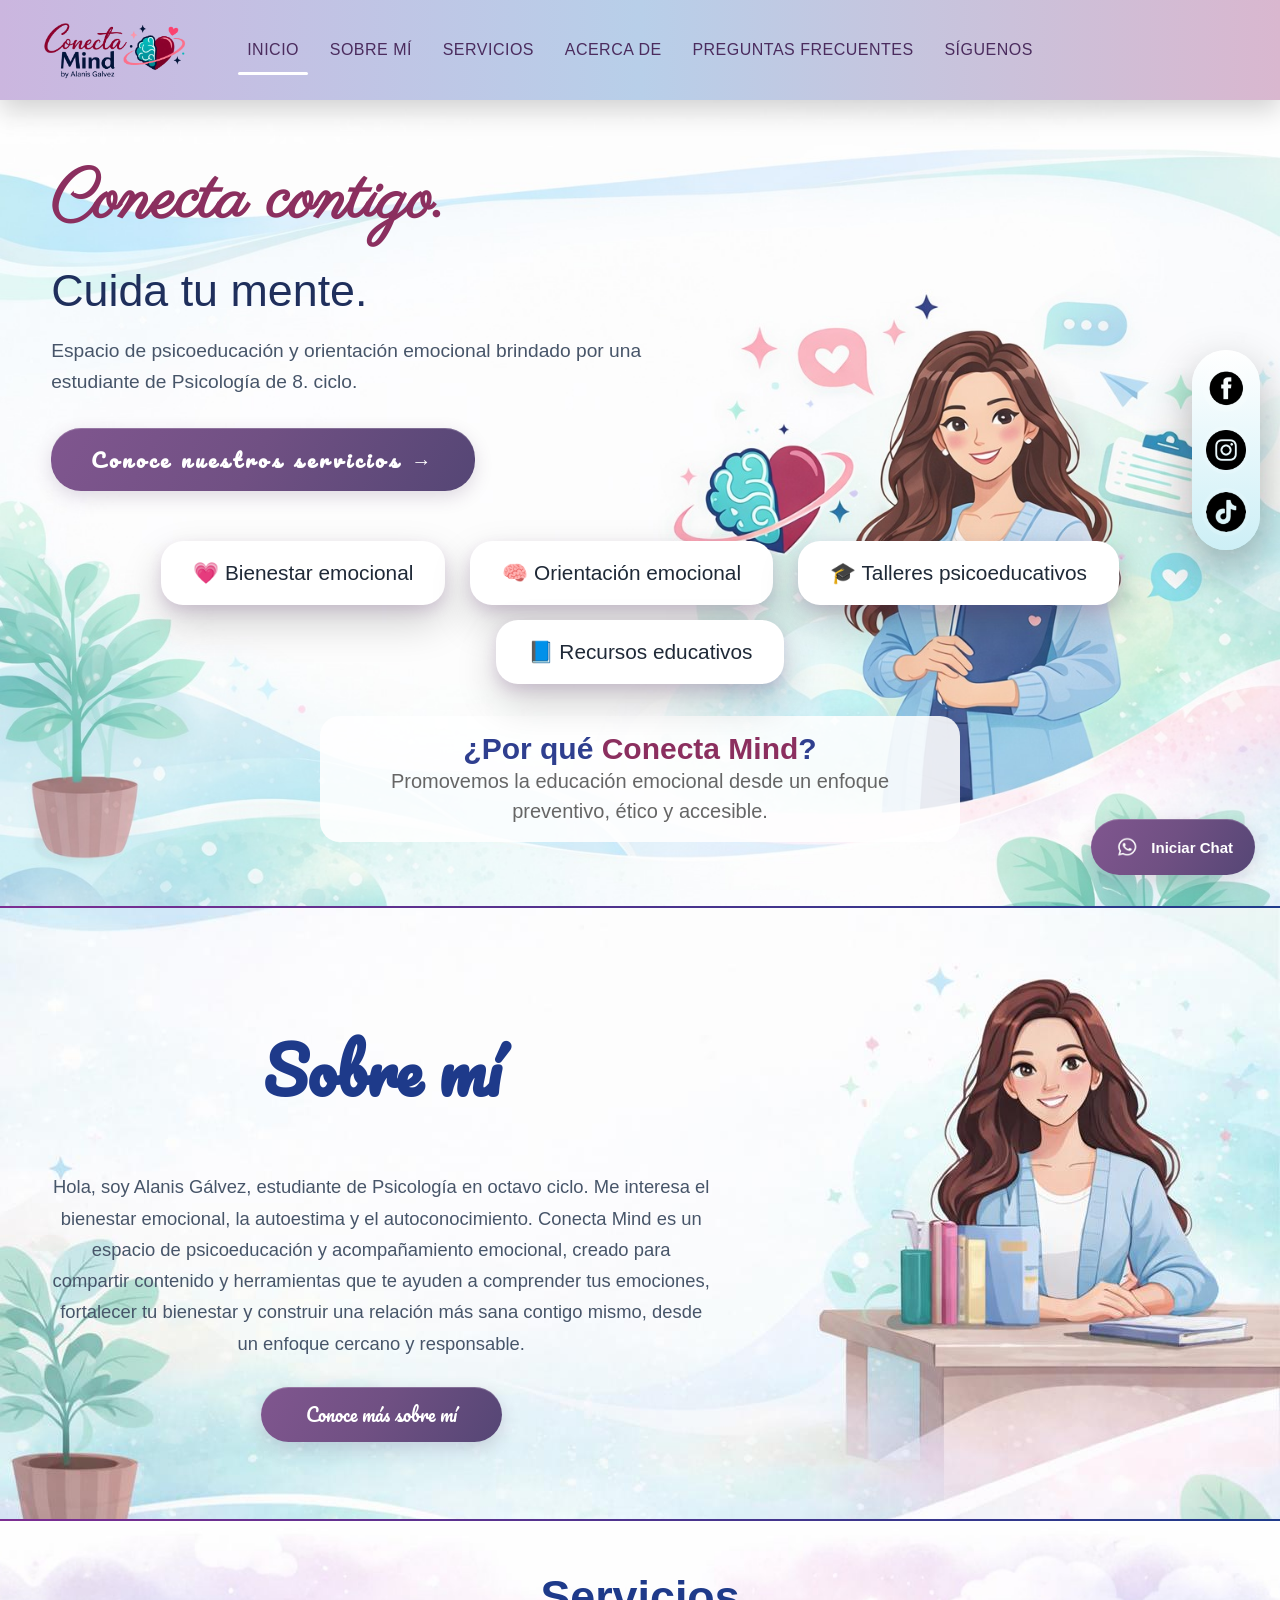
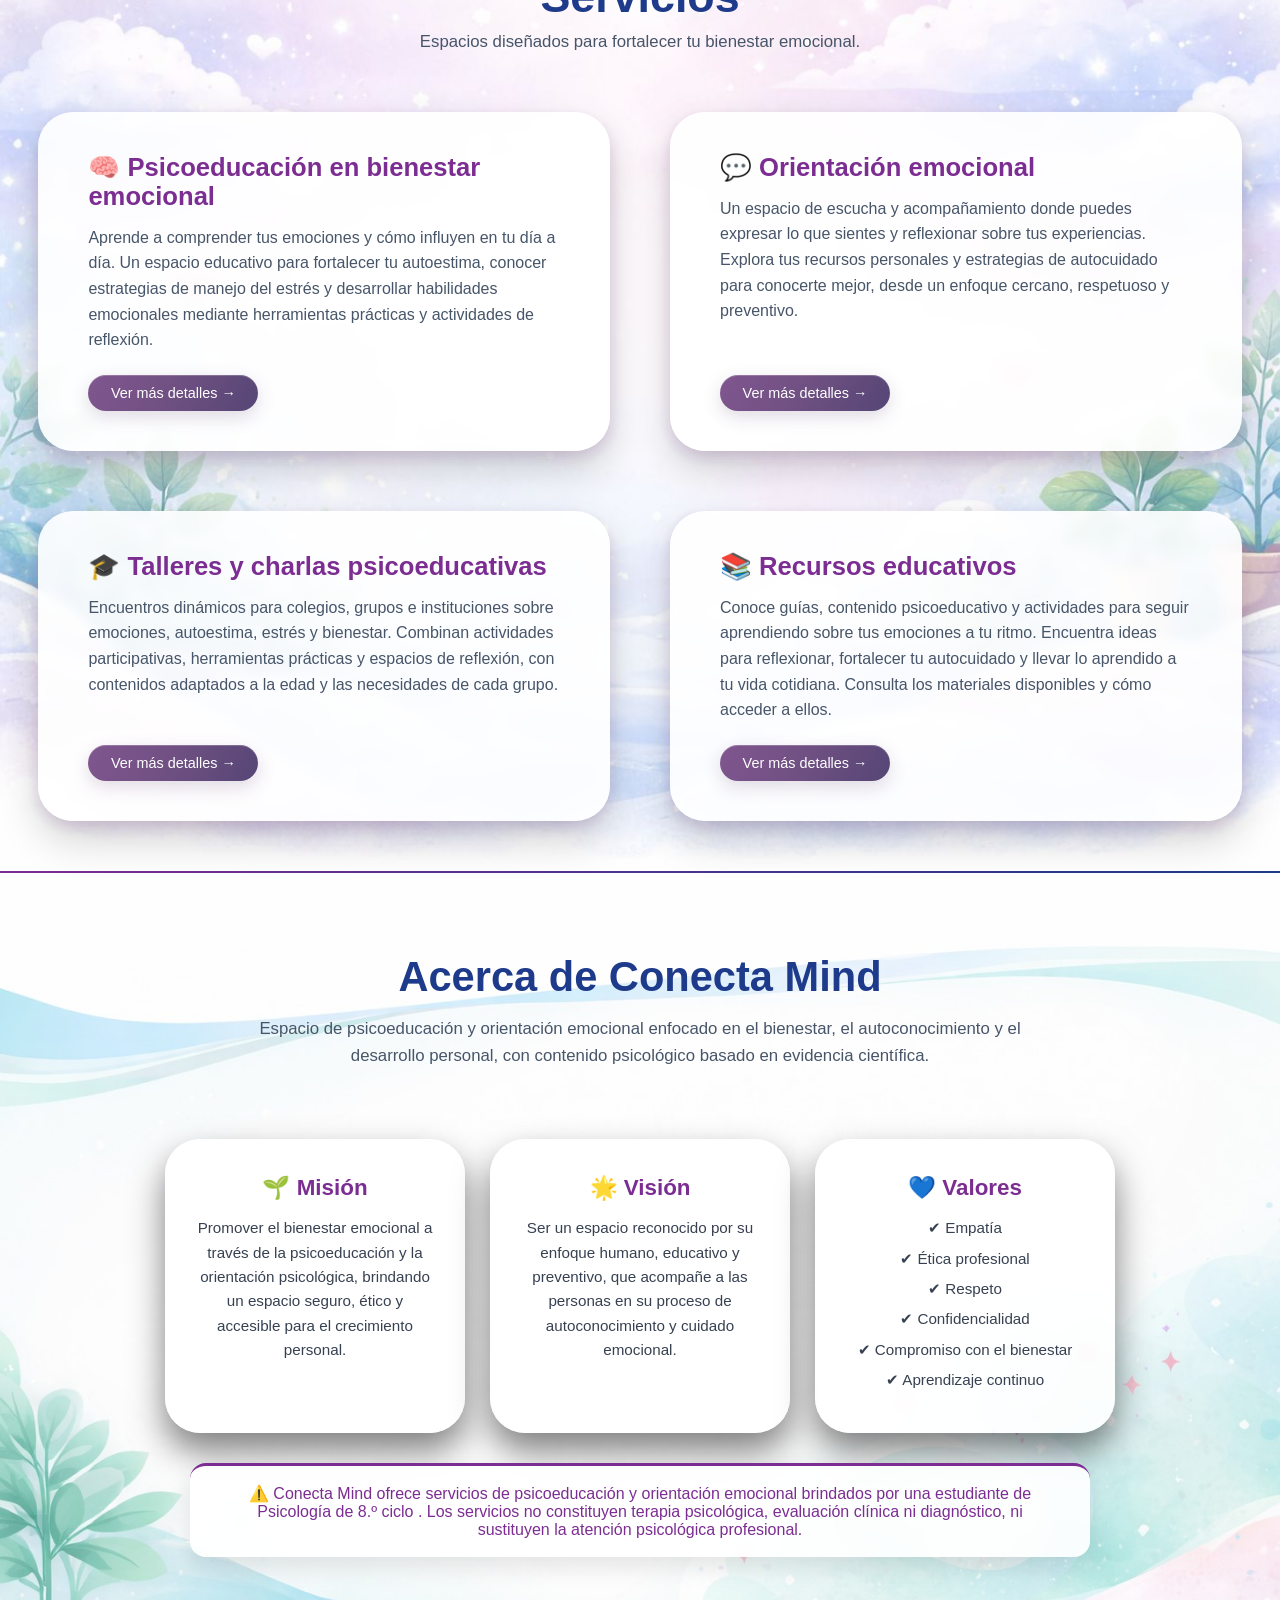
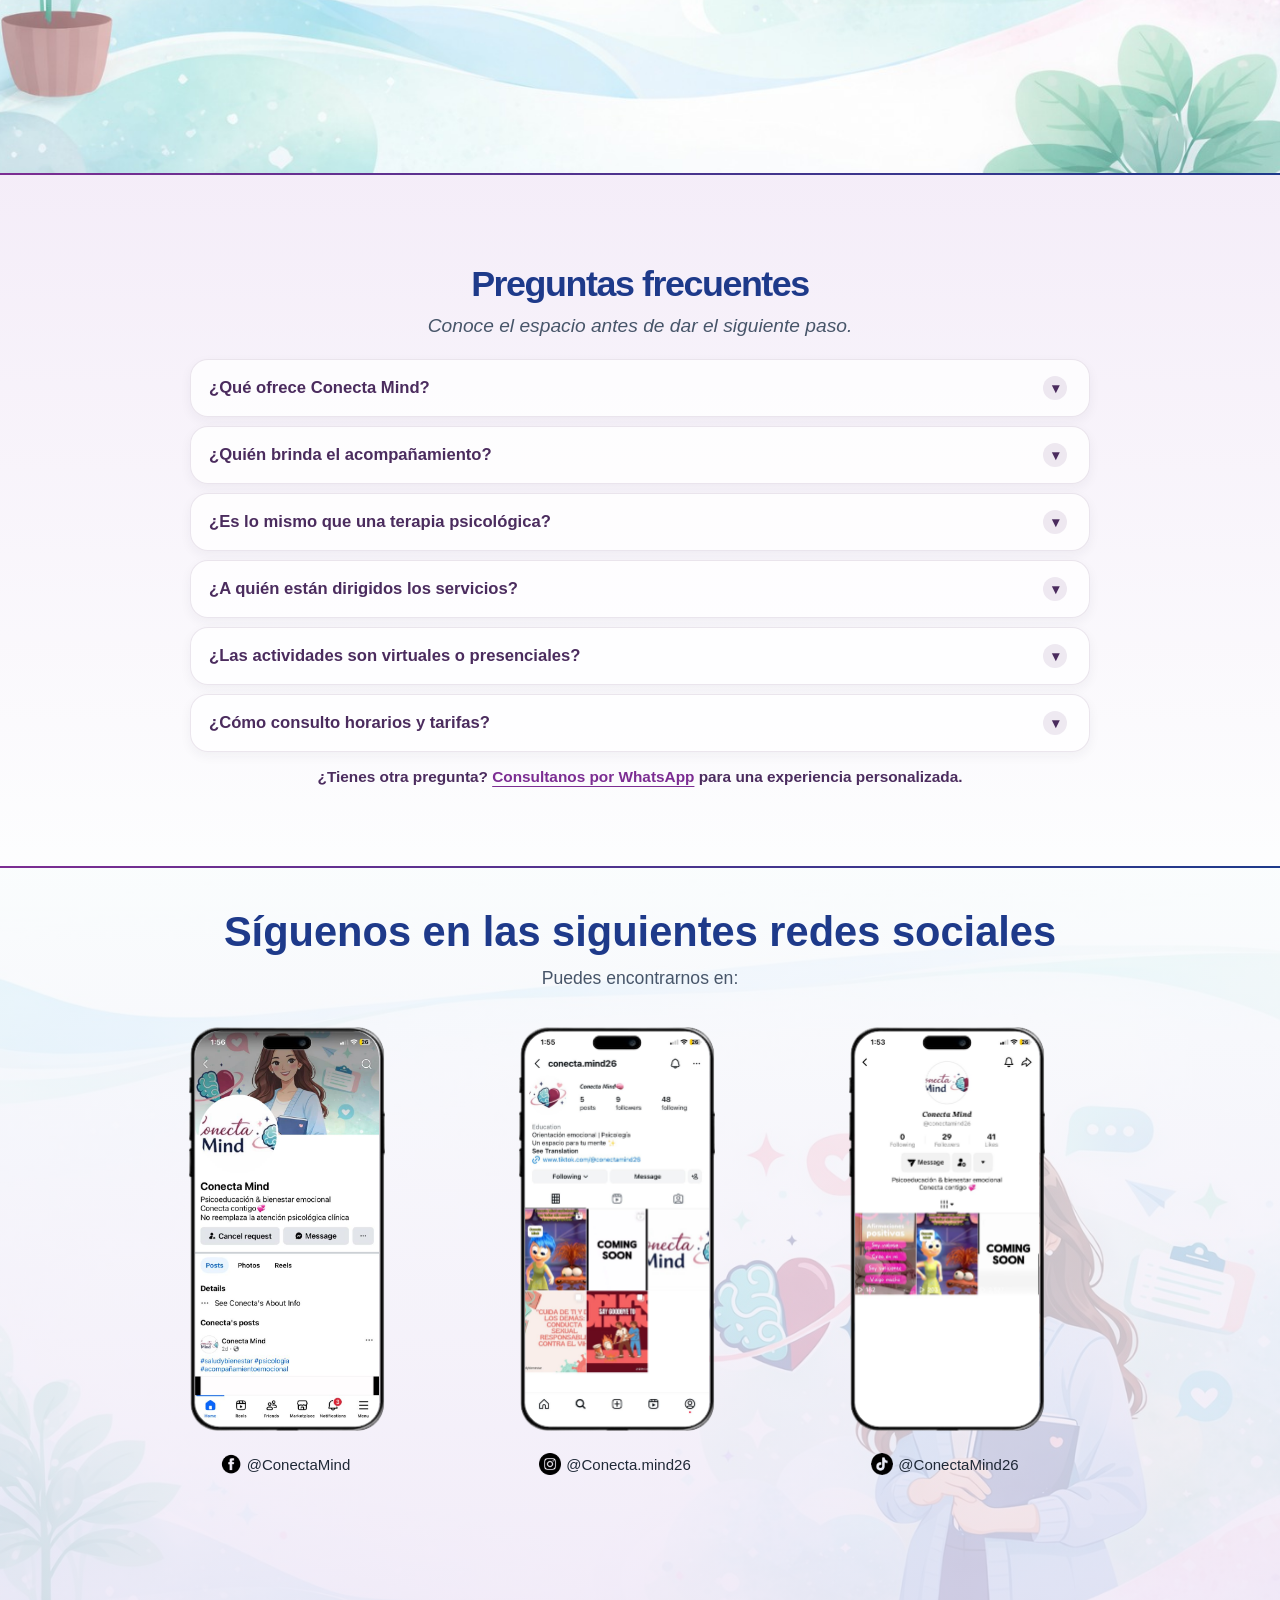
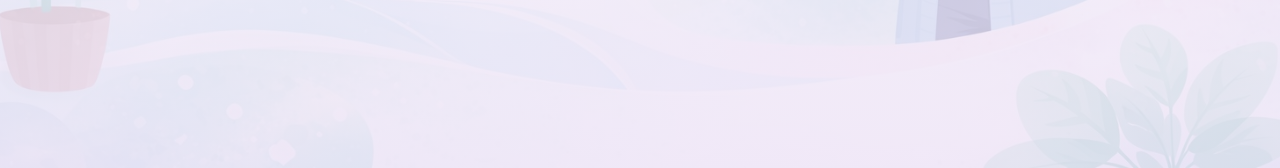
<file: index.html>
<!DOCTYPE html>
<html lang="es">
<head>
    <meta charset="UTF-8">
    <title>Conecta Mind</title>
    <meta name="viewport" content="width=device-width, initial-scale=1.0">
    <link rel="icon" type="image/png" href="assets/images/logo-transparente.png">
    <link rel="stylesheet" href="assets/css/main.css">
</head>
<body>

<!-- NAVBAR -->
<nav class="navbar">
    <div class="nav-left">
        <img src="assets/images/logo-transparente.png" class="logo-circle" alt="Conecta Mind">
    </div>

    <button class="nav-toggle" type="button" aria-expanded="false" aria-controls="primary-navigation" aria-label="Abrir men&uacute;"><span aria-hidden="true">&#9776;</span> Men&uacute;</button>
    <ul class="nav-center" id="primary-navigation">
        <li><a href="#inicio" class="nav-link">INICIO</a></li>  
        <li><a href="#sobre-mi" class="nav-link">SOBRE MÍ</a></li>
        <li><a href="#servicios" class="nav-link">SERVICIOS</a></li>
        <li><a href="#acerca" class="nav-link">ACERCA DE</a></li>
        <li><a href="#preguntas-frecuentes" class="nav-link">PREGUNTAS FRECUENTES</a></li>
        <li><a href="#contactame" class="nav-link">SÍGUENOS</a></li>
    </ul>
</nav>


<!-- HERO -->
<section id="inicio" class="hero-bg">
    <div class="hero-container">

        <div class="hero-text">
            <h1>
                <span class="titulo-manuscrito">Conecta contigo.</span><br>
                <span>Cuida tu mente.</span>
            </h1>

            <p>
                Espacio de psicoeducación y orientación emocional brindado por una estudiante
                de Psicología de 8. ciclo.
            </p>

            <a href="#servicios" class="btn-servicios">
                Conoce nuestros servicios →
            </a>
        </div>

    </div>

    <div class="hero-cards">
        <div class="mini-card">💗 Bienestar emocional</div>
        <div class="mini-card">🧠 Orientación emocional</div>
        <div class="mini-card">🎓 Talleres psicoeducativos</div>
        <div class="mini-card">📘 Recursos educativos</div>
    </div>

    <div class="hero-porque-texto">
        <h3>¿Por qué <span>Conecta Mind</span>?</h3>
        <p>
        Promovemos la educación emocional desde un enfoque
        preventivo, ético y accesible.
        </p>
    </div>
</section>

<div class="section-divider"></div>

<!-- SOBRE MI -->
<section id="sobre-mi" class="section-bg">
    <div class="section-content">

        <div class="about-text">
            <h2>Sobre mí</h2>

            <p>
                Hola, soy Alanis Gálvez, estudiante de Psicología en octavo ciclo. Me interesa el bienestar emocional, la autoestima y el autoconocimiento.
                Conecta Mind es un espacio de psicoeducación y acompañamiento emocional, creado para compartir contenido y herramientas que te ayuden a comprender tus
                emociones, fortalecer tu bienestar y construir una relación más sana contigo mismo, desde un enfoque cercano y responsable.
            </p>

             <button class="btn-sobre-mi">Conoce más sobre mí</button>

        </div>

    </div>
</section>

<div class="section-divider"></div>

<!-- SERVICIOS -->
<section id="servicios" class="servicios">
    <div class="servicios-container">

        <h2 class="section-title">Servicios</h2>
        <p class="section-subtitle">
            Espacios diseñados para fortalecer tu bienestar emocional.
        </p>

        <div class="servicios-cards">

            <div class="servicio-card">
                <h3>🧠 Psicoeducación en bienestar emocional</h3>
                <p>Aprende a comprender tus emociones y cómo influyen en tu día a día. Un espacio educativo para fortalecer tu autoestima, conocer estrategias de manejo del estrés y desarrollar habilidades emocionales mediante herramientas prácticas y actividades de reflexión.</p>
                <div class="servicio-acciones">
                    <a href="servicios.html#servicios-inicio" class="servicio-boton">Ver más detalles →</a>
                </div>
            </div>

            <div class="servicio-card">
                <h3>💬 Orientación emocional</h3>
                <p>Un espacio de escucha y acompañamiento donde puedes expresar lo que sientes y reflexionar sobre tus experiencias. Explora tus recursos personales y estrategias de autocuidado para conocerte mejor, desde un enfoque cercano, respetuoso y preventivo.</p>
                <div class="servicio-acciones">
                    <a href="servicios.html#servicios-inicio" class="servicio-boton">Ver más detalles →</a>
                </div>
            </div>

            <div class="servicio-card">
                <h3>🎓 Talleres y charlas psicoeducativas</h3>
                <p>Encuentros dinámicos para colegios, grupos e instituciones sobre emociones, autoestima, estrés y bienestar. Combinan actividades participativas, herramientas prácticas y espacios de reflexión, con contenidos adaptados a la edad y las necesidades de cada grupo.</p>
                <div class="servicio-acciones">
                    <a href="servicios.html#servicios-inicio" class="servicio-boton">Ver más detalles →</a>
                </div>
            </div>

            <div class="servicio-card">
                <h3>📚 Recursos educativos</h3>
                <p>Conoce guías, contenido psicoeducativo y actividades para seguir aprendiendo sobre tus emociones a tu ritmo. Encuentra ideas para reflexionar, fortalecer tu autocuidado y llevar lo aprendido a tu vida cotidiana. Consulta los materiales disponibles y cómo acceder a ellos.</p>
                <div class="servicio-acciones">
                    <a href="servicios.html#servicios-inicio" class="servicio-boton">Ver más detalles →</a>
                </div>
            </div>

        </div>
    </div>
</section>

<div class="section-divider"></div>

<!-- ACERCA DE -->
<section id="acerca" class="acerca-bg">
    <div class="acerca-container">

    <h2 class="acerca-title">Acerca de Conecta Mind</h2>

    <p class="acerca-subtitle">
        Espacio de psicoeducación y orientación emocional enfocado en el bienestar,
        el autoconocimiento y el desarrollo personal, con contenido psicológico
        basado en evidencia científica.
    </p>

    <div class="about-cards">

        <div class="about-card">
            <h3>🌱 Misión</h3>
            <p>
                Promover el bienestar emocional a través de la psicoeducación y la
                orientación psicológica, brindando un espacio seguro, ético y
                accesible para el crecimiento personal.
            </p>
        </div>

        <div class="about-card">
            <h3>🌟 Visión</h3>
            <p>
                Ser un espacio reconocido por su enfoque humano, educativo y
                preventivo, que acompañe a las personas en su proceso de
                autoconocimiento y cuidado emocional.
            </p>
        </div>

        <div class="about-card">
            <h3>💙 Valores</h3>
            <ul>
                <li>✔ Empatía</li>
                <li>✔ Ética profesional</li>
                <li>✔ Respeto</li>
                <li>✔ Confidencialidad</li>
                <li>✔ Compromiso con el bienestar</li>
                <li>✔ Aprendizaje continuo</li>
            </ul>
        </div>
    </div>

    <!-- FILA 2: NOTA (ABAJO, CENTRADA) -->
    <div class="nota-importante">
    ⚠️ Conecta Mind ofrece servicios de psicoeducación y orientación emocional brindados por una estudiante de Psicología de 8.º ciclo
            . Los servicios no constituyen terapia psicológica, evaluación clínica ni diagnóstico,
             ni sustituyen la atención psicológica profesional.
</div>
    </div>
</section>

<div class="section-divider"></div>

<section class="faq-section" id="preguntas-frecuentes" aria-labelledby="faq-title">
    <div class="contenido-acotado">
        <h2 id="faq-title">Preguntas frecuentes</h2>
        <p class="section-subtitle">Conoce el espacio antes de dar el siguiente paso.</p>

        <div class="faq-list">
            <details>
                <summary>&iquest;Qu&eacute; ofrece Conecta Mind?</summary>
                <p>Ofrece psicoeducaci&oacute;n, orientaci&oacute;n emocional, talleres y actividades para conocer las emociones y fortalecer el autocuidado.</p>
            </details>
            <details>
                <summary>&iquest;Qui&eacute;n brinda el acompa&ntilde;amiento?</summary>
                <p>Alanis G&aacute;lvez, estudiante de Psicolog&iacute;a de octavo ciclo. El alcance del espacio es educativo y preventivo.</p>
            </details>
            <details>
                <summary>&iquest;Es lo mismo que una terapia psicol&oacute;gica?</summary>
                <p>No. Estos servicios no incluyen psicoterapia, evaluaci&oacute;n cl&iacute;nica ni diagn&oacute;stico y no sustituyen la atenci&oacute;n de un profesional de Psicolog&iacute;a.</p>
            </details>
            <details>
                <summary>&iquest;A qui&eacute;n est&aacute;n dirigidos los servicios?</summary>
                <p>A personas interesadas en su bienestar emocional y a grupos, colegios, academias e instituciones que quieran fortalecer habilidades emocionales.</p>
            </details>
            <details>
                <summary>&iquest;Las actividades son virtuales o presenciales?</summary>
                <p>Depende del servicio y la ubicaci&oacute;n. Escribinos para confirmar la modalidad disponible antes de coordinar una actividad.</p>
            </details>
            <details>
                <summary>&iquest;C&oacute;mo consulto horarios y tarifas?</summary>
                <p>Puedes escribirnos por WhatsApp para conocer disponibilidad, modalidad y detalles de cada servicio.</p>
            </details>
        </div>

        <p class="faq-contacto">
            &iquest;Tienes otra pregunta? <a href="https://wa.me/51902638762" target="_blank" rel="noopener noreferrer">Consultanos por WhatsApp</a> para una experiencia personalizada.
        </p>
    </div>
</section>

<div class="section-divider"></div>
<!-- CONTACTO -->
<section id="contactame" class="contacto-bg">
    <h2 class="contacto-title">Síguenos en las siguientes redes sociales</h2>
    <p class="contacto-texto">Puedes encontrarnos en:</p>

    <div class="phones-container">

        <div class="phone">
            <div class="phone-preview">
            <img src="assets/images/iphonermv.png" class="phone-frame" alt="iPhone Facebook">
            <img src="assets/images/fperfil.png" class="phone-screen" alt="Facebook">

            </div>
            <a class="phone-info" href="https://www.facebook.com/profile.php?id=61585674736345&mibextid=wwXIfr&rdid=KETWeDx8skekte76&share_url=https%3A%2F%2Fwww.facebook.com%2Fshare%2F1G4W8rUVQK%2F%3Fmibextid%3DwwXIfr#" target="_blank" rel="noopener noreferrer" aria-label="Visitar Facebook de Conecta Mind">
                <img src="assets/images/fcrmv.png" class="app-icon">
                <span>@ConectaMind</span>
            </a>
        </div>

        <div class="phone">
            <div class="phone-preview">
            <img src="assets/images/iphonermv.png" class="phone-frame" alt="iPhone Instagram">
            <img src="assets/images/iperfil.png" class="phone-screen" alt="Instagram">

            </div>
            <a class="phone-info" href="https://www.instagram.com/conecta.mind26/" target="_blank" rel="noopener noreferrer" aria-label="Visitar Instagram de Conecta Mind">
                <img src="assets/images/instl.png" class="app-icon">
                <span>@Conecta.mind26</span>
            </a>
        </div>

        <div class="phone">
            <div class="phone-preview">
            <img src="assets/images/iphonermv.png" class="phone-frame" alt="iPhone TikTok">
            <img src="assets/images/tperfil.png" class="phone-screen" alt="TikTok">

            </div>
            <a class="phone-info" href="https://www.tiktok.com/@conectamind26" target="_blank" rel="noopener noreferrer" aria-label="Visitar TikTok de Conecta Mind">
                <img src="assets/images/tikrmv.png" class="app-icon">
                <span>@ConectaMind26</span>
            </a>
        </div>

    </div>
</section>

<!-- WHATSAPP -->
<a href="https://wa.me/51902638762" class="whatsapp-float" aria-label="Iniciar chat en WhatsApp" target="_blank">
    <img src="assets/images/whats-removebg-preview.png" alt="WhatsApp">
    <span class="whatsapp-label">Iniciar Chat</span>
</a>

<script src="assets/js/main.js"></script>

<div id="modal-pdf" class="modal-pdf" role="dialog" aria-modal="true" aria-label="Curr&iacute;culum de Alanis G&aacute;lvez">
    <div class="modal-content">
        <button type="button" class="close-modal" aria-label="Cerrar curr&iacute;culum">&times;</button>

        <div class="pdf-mobile-toolbar">
            <span>Curr&iacute;culum</span>
            <a href="assets/documents/curriculum-alanis-galvez.pdf" target="_blank" rel="noopener">Abrir PDF original</a>
        </div>
        <div class="pdf-pages" tabindex="0" role="region" aria-label="P&aacute;ginas del curr&iacute;culum" data-pdf="assets/documents/curriculum-alanis-galvez.pdf">
            <p class="pdf-status" role="status">Cargando documento...</p>
        </div>
        <iframe 
            src="assets/documents/curriculum-alanis-galvez.pdf"
            frameborder="0"
            class="pdf-frame" title="Curr&iacute;culum de Alanis G&aacute;lvez">
        </iframe>
    </div>
</div>

<!-- SOCIAL FLOAT BAR -->
<div class="social-float" aria-label="Redes sociales">
    <a href="https://www.facebook.com/profile.php?id=61585674736345&mibextid=wwXIfr&rdid=KETWeDx8skekte76&share_url=https%3A%2F%2Fwww.facebook.com%2Fshare%2F1G4W8rUVQK%2F%3Fmibextid%3DwwXIfr#" target="_blank" rel="noopener noreferrer" class="social-icon facebook" aria-label="Facebook">
        <img src="assets/images/fcrmv.png" alt="Facebook">
    </a>
    <a href="https://www.instagram.com/conecta.mind26/" target="_blank" rel="noopener noreferrer" class="social-icon instagram" aria-label="Instagram">
        <img src="assets/images/instl.png" alt="Instagram">
    </a>
    <a href="https://www.tiktok.com/@conectamind26" target="_blank" rel="noopener noreferrer" class="social-icon tiktok" aria-label="TikTok">
        <img src="assets/images/tikrmv.png" alt="TikTok">
    </a>
</div>

</body>
</html>
</file>
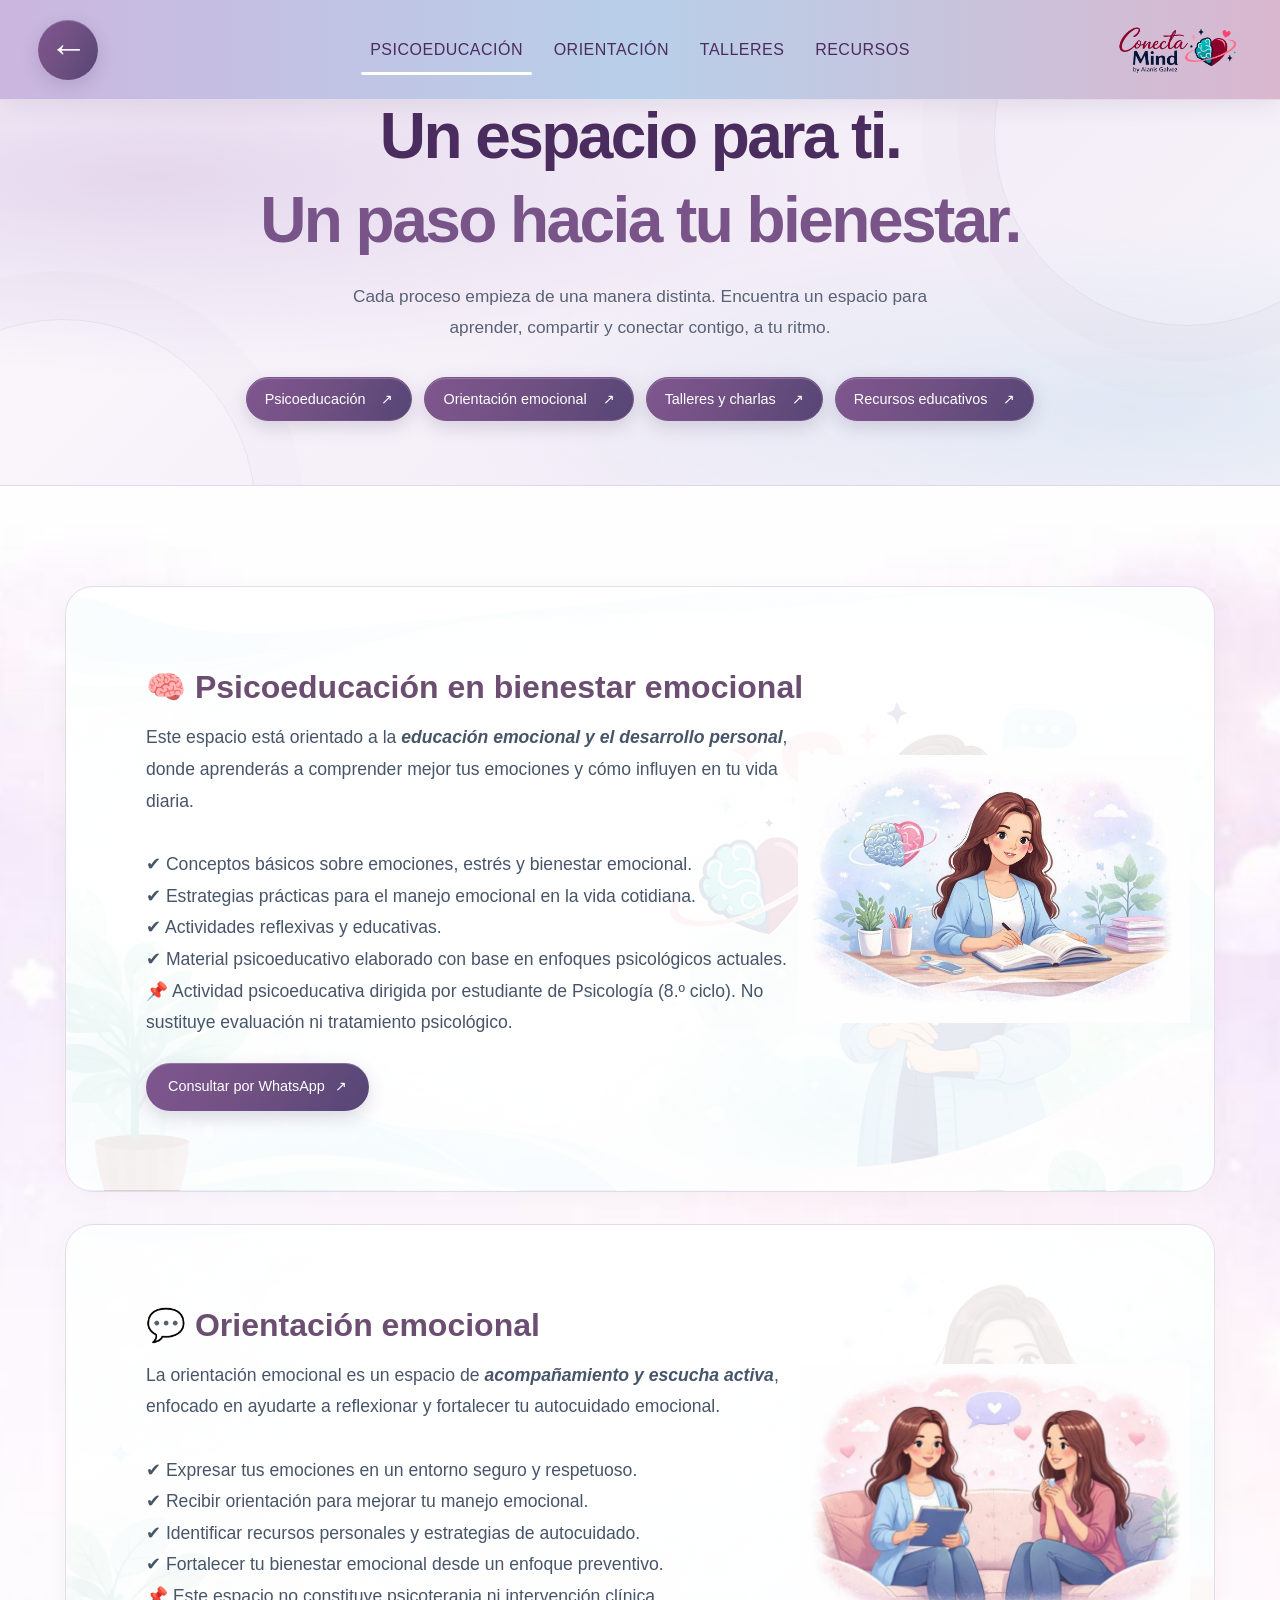
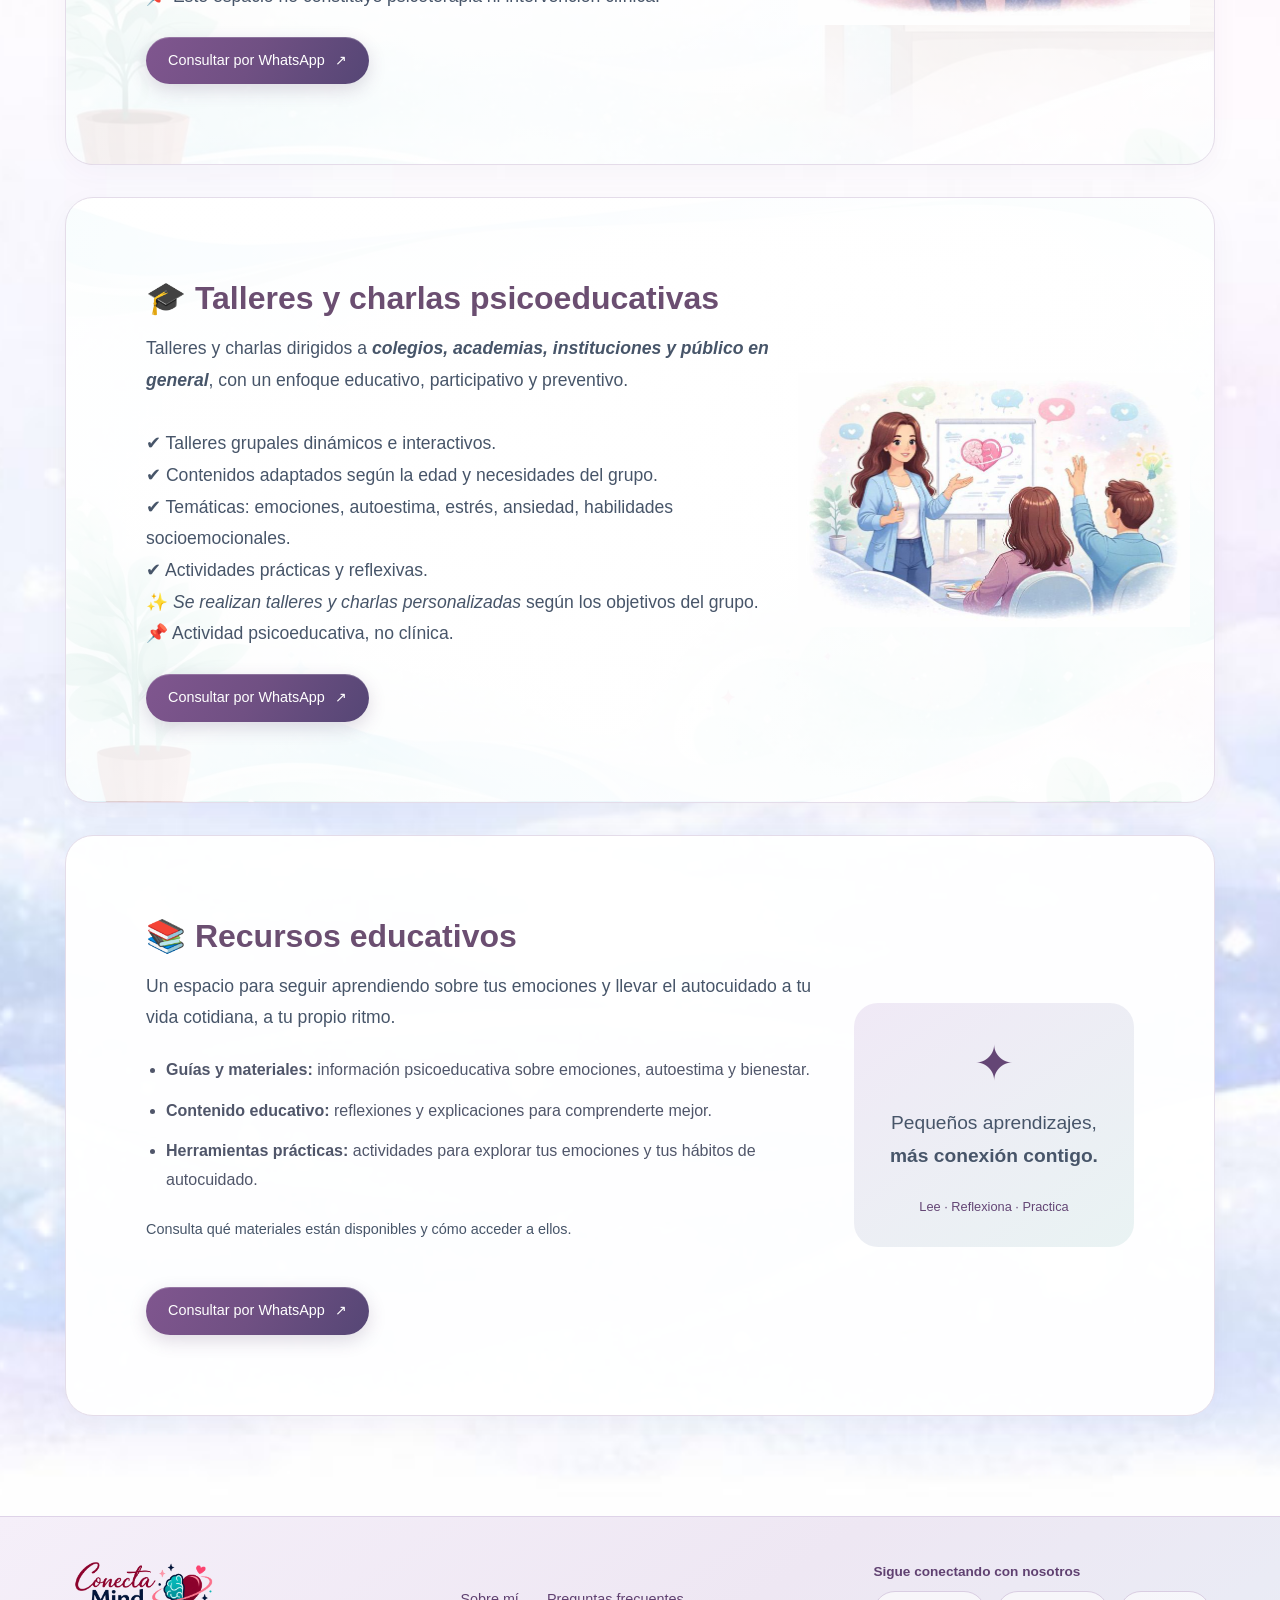
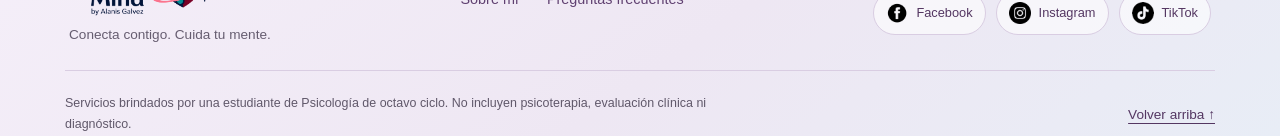
<file: servicios.html>
<!DOCTYPE html>
<html lang="es">
<head>
    <meta charset="UTF-8">
    <title>Servicios | Conecta Mind</title>
    <meta name="viewport" content="width=device-width, initial-scale=1.0">
    <link rel="icon" type="image/png" href="assets/images/logo-transparente.png">

    <!-- CSS PRINCIPAL -->
    <link rel="stylesheet" href="assets/css/main.css">
</head>
<body class="pagina-servicios">

<!-- ================== NAVBAR SERVICIOS ================== -->
<nav class="navbar navbar-servicios">

    <!-- FLECHA REGRESAR -->
    <div class="nav-left">
        <a href="index.html" class="back-arrow" aria-label="Volver al inicio">←</a>
    </div>

    <!-- LINKS SERVICIOS -->
    <button class="nav-toggle" type="button" aria-expanded="false" aria-controls="primary-navigation" aria-label="Abrir men&uacute;"><span aria-hidden="true">&#9776;</span> Men&uacute;</button>
    <ul class="nav-center" id="primary-navigation">
        <li><a href="#psicoeducacion" class="nav-link">PSICOEDUCACIÓN</a></li>
        <li><a href="#orientacion" class="nav-link">ORIENTACIÓN</a></li>
        <li><a href="#talleres" class="nav-link">TALLERES</a></li>
        <li><a href="#recursos" class="nav-link">RECURSOS</a></li>
    </ul>

    <div class="servicios-logo" aria-label="Logo de Conecta Mind">
        <img src="assets/images/logo-transparente.png" alt="Conecta Mind">
    </div>

</nav>

<!-- ================== CONTENIDO SERVICIOS ================== -->
<main>
<header class="servicios-portada" id="servicios-inicio">
    <div class="servicios-portada-contenido">
        <h1>Un espacio para ti.<br><span>Un paso hacia tu bienestar.</span></h1>
        <p class="servicios-intro">Cada proceso empieza de una manera distinta. Encuentra un espacio para aprender, compartir y conectar contigo, a tu ritmo.</p>
        <nav class="servicios-accesos" aria-label="Explorar servicios">
            <a href="#psicoeducacion">Psicoeducación <span aria-hidden="true">↗</span></a>
            <a href="#orientacion">Orientación emocional <span aria-hidden="true">↗</span></a>
            <a href="#talleres">Talleres y charlas <span aria-hidden="true">↗</span></a>
            <a href="#recursos">Recursos educativos <span aria-hidden="true">↗</span></a>
        </nav>
    </div>
</header>
<div class="servicios-page-bg">

    <!-- PSICOEDUCACIÓN -->
    <section id="psicoeducacion" class="servicio-detalle servicio-section">
        <div class="servicio-contenido">

            <div class="servicio-texto">
                <h2>🧠 Psicoeducación en bienestar emocional</h2>
                <p>
                    Este espacio está orientado a la <em><strong>educación emocional y el desarrollo personal</strong></em>,
                    donde aprenderás a comprender mejor tus emociones y cómo influyen en tu vida diaria.<br><br>

                    ✔ Conceptos básicos sobre emociones, estrés y bienestar emocional.<br>
                    ✔ Estrategias prácticas para el manejo emocional en la vida cotidiana.<br>
                    ✔ Actividades reflexivas y educativas.<br>
                    ✔ Material psicoeducativo elaborado con base en enfoques psicológicos actuales.<br>
                    📌 Actividad psicoeducativa dirigida por estudiante de Psicología (8.º ciclo).
                    No sustituye evaluación ni tratamiento psicológico.
                </p>
                <a class="servicio-boton servicio-consulta" href="https://wa.me/51902638762?text=Hola%2C%20me%20interesa%20el%20servicio%20de%20psicoeducaci%C3%B3n%20en%20bienestar%20emocional.%20Quisiera%20conocer%20la%20modalidad%2C%20disponibilidad%20y%20costo." target="_blank" rel="noopener noreferrer">Consultar por WhatsApp <span aria-hidden="true">&#8599;</span></a>
            </div>

            <div class="servicio-imagen">
                <img src="assets/images/a.png" alt="Psicoeducación emocional">
            </div>

        </div>
    </section>

    <!-- ORIENTACIÓN -->
    <section id="orientacion" class="servicio-detalle servicio-section">
        <div class="servicio-contenido">

            <div class="servicio-texto">
                <h2>💬 Orientación emocional</h2>
                <p>
                    La orientación emocional es un espacio de <em><strong>acompañamiento y escucha activa</strong></em>,
                    enfocado en ayudarte a reflexionar y fortalecer tu autocuidado emocional.<br><br>

                    ✔ Expresar tus emociones en un entorno seguro y respetuoso.<br>
                    ✔ Recibir orientación para mejorar tu manejo emocional.<br>
                    ✔ Identificar recursos personales y estrategias de autocuidado.<br>
                    ✔ Fortalecer tu bienestar emocional desde un enfoque preventivo.<br>
                    📌 Este espacio no constituye psicoterapia ni intervención clínica.
                </p>
                <a class="servicio-boton servicio-consulta" href="https://wa.me/51902638762?text=Hola%2C%20me%20interesa%20la%20orientaci%C3%B3n%20emocional.%20Quisiera%20saber%20c%C3%B3mo%20son%20los%20encuentros%20y%20consultar%20la%20modalidad%2C%20disponibilidad%20y%20costo." target="_blank" rel="noopener noreferrer">Consultar por WhatsApp <span aria-hidden="true">&#8599;</span></a>
            </div>

            <div class="servicio-imagen">
                <img src="assets/images/b.png" alt="Orientación emocional">
            </div>

        </div>
    </section>

    <!-- TALLERES -->
    <section id="talleres" class="servicio-detalle servicio-section">
        <div class="servicio-contenido">

            <div class="servicio-texto">
                <h2>🎓 Talleres y charlas psicoeducativas</h2>
                <p>
                    Talleres y charlas dirigidos a <em><strong>colegios, academias, instituciones y público en general</strong></em>,
                    con un enfoque educativo, participativo y preventivo.<br><br>

                    ✔ Talleres grupales dinámicos e interactivos.<br>
                    ✔ Contenidos adaptados según la edad y necesidades del grupo.<br>
                    ✔ Temáticas: emociones, autoestima, estrés, ansiedad, habilidades socioemocionales.<br>
                    ✔ Actividades prácticas y reflexivas.<br>
                    ✨ <em>Se realizan talleres y charlas personalizadas</em> según los objetivos del grupo.<br>
                    📌 Actividad psicoeducativa, no clínica.
                </p>
                <a class="servicio-boton servicio-consulta" href="https://wa.me/51902638762?text=Hola%2C%20me%20interesan%20los%20talleres%20y%20charlas%20psicoeducativas%20para%20un%20grupo%20o%20instituci%C3%B3n.%20Quisiera%20conocer%20los%20temas%2C%20modalidades%20y%20c%C3%B3mo%20solicitar%20una%20propuesta." target="_blank" rel="noopener noreferrer">Consultar por WhatsApp <span aria-hidden="true">&#8599;</span></a>
            </div>

            <div class="servicio-imagen">
                <img src="assets/images/c.png" alt="Talleres psicoeducativos">
            </div>

        </div>
    </section>

    <section id="recursos" class="servicio-detalle servicio-section" aria-labelledby="recursos-title">
        <div class="servicio-contenido">
            <div class="servicio-texto">
                <h2 id="recursos-title">📚 Recursos educativos</h2>
                <p>Un espacio para seguir aprendiendo sobre tus emociones y llevar el autocuidado a tu vida cotidiana, a tu propio ritmo.</p>
                <ul class="recursos-lista">
                    <li><strong>Guías y materiales:</strong> información psicoeducativa sobre emociones, autoestima y bienestar.</li>
                    <li><strong>Contenido educativo:</strong> reflexiones y explicaciones para comprenderte mejor.</li>
                    <li><strong>Herramientas prácticas:</strong> actividades para explorar tus emociones y tus hábitos de autocuidado.</li>
                </ul>
                <p class="recursos-nota">Consulta qué materiales están disponibles y cómo acceder a ellos.</p>
                <a class="servicio-boton servicio-consulta" href="https://wa.me/51902638762?text=Hola%2C%20me%20interesan%20los%20recursos%20educativos%20de%20Conecta%20Mind.%20Quisiera%20saber%20qu%C3%A9%20materiales%20est%C3%A1n%20disponibles%20y%20c%C3%B3mo%20acceder%20a%20ellos." target="_blank" rel="noopener noreferrer">Consultar por WhatsApp <span aria-hidden="true">&#8599;</span></a>
            </div>
            <aside class="recursos-recordatorio" aria-label="Aprende a tu ritmo">
                <span class="recursos-simbolo" aria-hidden="true">✦</span>
                <p>Pequeños aprendizajes,<br><strong>más conexión contigo.</strong></p>
                <span>Lee · Reflexiona · Practica</span>
            </aside>
        </div>
    </section>
</div>
</main>
<footer class="servicios-cierre">
    <div class="servicios-footer-contenido">
        <div class="servicios-footer-info">
            <a href="index.html" class="servicios-footer-marca" aria-label="Conecta Mind, volver al inicio">
                <img src="assets/images/logo-transparente.png" alt="Conecta Mind" loading="lazy">
                <span>Conecta contigo. Cuida tu mente.</span>
            </a>
            <nav class="servicios-footer-links" aria-label="Enlaces del pie de página">
                <a href="index.html#sobre-mi">Sobre mí</a>
                <a href="index.html#preguntas-frecuentes">Preguntas frecuentes</a>
            </nav>
            <div class="servicios-footer-redes">
                <p>Sigue conectando con nosotros</p>
                <nav aria-label="Redes sociales de Conecta Mind">
                    <a href="https://www.facebook.com/profile.php?id=61585674736345&amp;mibextid=wwXIfr&amp;rdid=KETWeDx8skekte76&amp;share_url=https%3A%2F%2Fwww.facebook.com%2Fshare%2F1G4W8rUVQK%2F%3Fmibextid%3DwwXIfr#" target="_blank" rel="noopener noreferrer" aria-label="Visitar Facebook de Conecta Mind"><img src="assets/images/fcrmv.png" alt="" width="22" height="22" loading="lazy"><span>Facebook</span></a>
                    <a href="https://www.instagram.com/conecta.mind26/" target="_blank" rel="noopener noreferrer" aria-label="Visitar Instagram de Conecta Mind"><img src="assets/images/instl.png" alt="" width="22" height="22" loading="lazy"><span>Instagram</span></a>
                    <a href="https://www.tiktok.com/@conectamind26" target="_blank" rel="noopener noreferrer" aria-label="Visitar TikTok de Conecta Mind"><img src="assets/images/tikrmv.png" alt="" width="22" height="22" loading="lazy"><span>TikTok</span></a>
                </nav>
            </div>
        </div>
        <div class="servicios-footer-base">
            <small>Servicios brindados por una estudiante de Psicología de octavo ciclo. No incluyen psicoterapia, evaluación clínica ni diagnóstico.</small>
            <a href="#servicios-inicio" class="servicios-volver">Volver arriba ↑</a>
        </div>
    </div>
</footer>

<script src="assets/js/main.js"></script>
</body>
</html>
</file>
<file: assets/css/main.css>
@import url("./typography.css");

/* ================== RESET ================== */
* {
    margin: 0;
    padding: 0;
    box-sizing: border-box;
}

:root { --header-height: 100px; }

body {
    background: #f8fafc;
    padding-top: var(--header-height);
    color: #1f2937;
    width: 100%;
  overflow-x: hidden;
}


/* ================== NAVBAR ================== */
.navbar {
    position: fixed;
    top: 0;
    width: 100%;
    height: var(--header-height);
    gap: clamp(16px, 3vw, 48px);
    background: linear-gradient(
  90deg,
  #cbb6df,
  #b8cfe9,
  #d9b7cf
);
    display: flex;
    justify-content: space-between;
    align-items: center;
    padding: 0 clamp(20px, 3vw, 50px);
    box-shadow: 0 10px 25px rgba(0,0,0,0.18);
    z-index: 1000;
    backdrop-filter: blur(10px);
    margin-left: auto;
    transform: translateY(0);
    transition: transform 0.28s ease;
}

.logo-circle {
    display: block;
    width: clamp(136px, 12vw, 200px);
    height: auto;
    max-height: calc(var(--header-height) - 16px);
    object-fit: contain;
    background: transparent;
    border-radius: 0;
    padding: 0;
    box-shadow: none;
    cursor: pointer;
    transition: transform 0.3s ease;
}

.logo-circle:hover {
    transform: scale(1.03);
}


.logo {
    height: 80px;
    margin-left: 60px;
}

.nav-center {
    display: flex;
    list-style: none;
    gap: clamp(8px, 4vw, 100px);
    align-items: center;
    justify-content: flex-end;
    min-width: 0;
}

.nav-left { flex-shrink: 0; }

.servicios-logo {
    display: flex;
    align-items: center;
    flex-shrink: 0;
    margin-left: auto;
}

.servicios-logo img {
    display: block;
    width: clamp(116px, 10vw, 156px);
    max-height: calc(var(--header-height) - 18px);
    object-fit: contain;
    transition: transform 0.3s ease;
}

.servicios-logo:hover img {
    transform: scale(1.06);
}

.nav-link {
    white-space: nowrap;
    font-size: 1.05rem;
    text-decoration: none;
    color: #4B2C5E;; /* TEXTO BLANCO */
    font-weight: 500;
    position: relative;
    letter-spacing: 1px;
    padding: 10px 15px;
}

.nav-link::after {
    content: "";
    position: absolute;
    bottom: -6px;
    left: 0;
    width: 0;
    height: 2px;
    background: #f4f5f6;
    transition: 0.3s;
    height: 3px;
    border-radius: 10px;
}

.nav-link:hover::after,
.nav-link.active::after {
    width: 100%;
}

.nav-btn {
    background: linear-gradient(135deg, #38bdf8, #6366f1);
    color: white;
    padding: 10px 28px;
    border-radius: 30px;
    text-decoration: none;
}

/* ================== HERO ================== */
.hero-bg {
    background: #f8fcfd url("../images/fondotodo.png") no-repeat right center / cover;
    min-height: calc(100svh - var(--header-height));
    padding: clamp(48px, 6vw, 100px) clamp(20px, 4vw, 60px);
    scroll-margin-top: 10px; /* altura del navbar */
}

.hero-container {
    max-width: 1200px;
    margin: auto;
    display: flex;
    align-items: center;
}
.hero-text { min-width: 0; width: 60%; }
.hero-text h1 {
    display: grid;
    gap: clamp(12px, 2vw, 24px);
    font-weight: 700;
    color: #8a3c6e;
    margin-bottom: 20px;
    line-height: 1.15;
}
.hero-text h1 br { display: none; }
.hero-text h1 span:not(.titulo-manuscrito) {
    display: block;
    font-size: clamp(30px, 3.5vw, 60px);
    font-weight: 500;
    color: #1f2f5c;
}
.hero-text p {
    margin-top: 20px;
    font-size: clamp(18px, 1.5vw, 24px);
    max-width: 640px;
    text-align: left;
    line-height: 1.6;
}
.titulo-manuscrito {
    display: block;
    font-family: var(--font-brand);
    font-size: clamp(48px, 5.2vw, 100px);
    color: #8b2f5f;
}

hero-porque-texto {
    margin-top: 70px;
    padding-top: 10px;
    text-align: center;
}

.hero-porque-texto h3 {
    font-size: 30px;
    font-weight: 600;
    color: #2f3f8f;
    margin-top: 30px;
    padding-top: 10px;
    text-align: center;
}

.hero-porque-texto h3 span {
    font-size: 30px;
    color: #8b2f5f;
    text-align: center;
}

.hero-porque-texto p {
    font-size: 20px;
    font-weight: 500;
    color: #666;
    max-width: 520px;
    margin: 0 auto;
    line-height: 1.5;
    text-align: center;
}

/* ================== HERO CARDS ================== */
.hero-cards {
    font-size: 1.3rem;
    display: flex;
    justify-content: center;
    gap: 25px;
    margin-top: 60px;
    flex-wrap: wrap;
}   

.mini-card {
    margin-top: -10px;
    background: white;
    padding: 20px 32px;
    border-radius: 22px;

    box-shadow:
        0 18px 40px rgba(0,0,0,0.18),
        0 6px 14px rgba(124,45,146,0.15);

    transition: transform 0.35s ease, box-shadow 0.35s ease;
}

.mini-card:hover {
    transform: translateY(-10px) scale(1.1);
    box-shadow:
        0 28px 55px rgba(0,0,0,0.28),
        0 10px 22px rgba(30,58,138,0.25);
}

.btn-servicios {
    font-family: var(--font-accent);
    margin-left: 0;
    padding: 14px 40px;
    display: inline-block;
    margin-top: 30px;
    background: linear-gradient(90deg, #6ECED6, #4FB7C5);
    color: #fff;
    font-size: 20px;
    font-weight: 600;
    border-radius: 30px;
    text-decoration: none;
    box-shadow: 0 8px 20px rgba(96,165,250,0.35);
    transition: all 0.3s ease;
    letter-spacing: 4px;
}

.btn-servicios:hover {
    transform: scale(1.08);
    box-shadow: 0 14px 30px rgba(217,70,239,0.35);
}


/* ================== SECCIONES GENERALES ================== */
section h2 {
    font-size: 2.6rem;
    color: #1e3a8a;
    margin-bottom: 15px;
}

section p {
    font-size: 1.1rem;
    color: #475569;
}

/* ================== SOBRE MI ================== */
#sobre-mi {
    min-height: 100vh;
    padding: 100px 0;
    scroll-margin-top: 90px; /* altura del navbar */
    text-align: center;
}

.section-bg {
    background: #f8fcfd url("../images/sobremi.png") no-repeat right center / cover;
    padding: 140px 0;
}

.section-content {
    max-width: 1200px;
    margin: auto;
    display: flex;
    gap: 60px;
    padding: 0 60px;
    align-items: center;
}
.about-text h2 {
    font-family: var(--font-accent);
    margin-left: 30px;
    margin-top: 30px;
    font-size: 4rem;
    font-weight: 600;
}

.about-text h3 {
    font-size: 2rem;
    margin-top: 10px;
    color: #7c2d92;
    text-align: center;
}

.about-text p {
    margin-left: 50px;
    font-size: 1.15rem;
    margin-top: 30px;
    max-width: 520px;
}

.subtitle {
    font-size: 1.5rem;
    margin: 10px 0 20px;
    color: #64748b;
}

.about-text ul {
    margin-top: 20px;
    list-style: none;
}

.about-text li {
    margin-bottom: 10px;
    font-size: 1.05rem;
}

.about-img img {
    width: 480px;
    border-radius: 26px;
    object-fit: cover;
    margin-top: 60px;

    border: 3px solid rgba(255,255,255,0.7);

    box-shadow:
        0 28px 60px rgba(0,0,0,0.28),
        0 0 0 10px rgba(124,45,146,0.12);

    transition: transform 0.4s ease, box-shadow 0.4s ease;
}

.about-img img:hover {
    transform: translateY(-12px) scale(1.05);
    box-shadow:
        0 38px 75px rgba(0,0,0,0.38),
        0 0 0 14px rgba(30,58,138,0.2);
}

/* ================== SERVICIOS ================== */
.servicios {
    background: url("../images/2serv.png") no-repeat center/cover;
    min-height: 100vh;
    padding: 50px 3%;
    scroll-margin-top: 100px;
    text-align: center;
}

.servicios-container {
    max-width: 1250px;
    margin: auto;
}

.servicios-cards {
    display: grid;
    grid-template-columns: repeat(2, 1fr);
    gap: 60px;
    margin-top: 60px;
}

.servicio-card {
    display: flex;
    flex-direction: column;
    background: rgba(255,255,255,0.9);
    border-radius: 35px;
    padding: 40px 50px;
    text-align: left;

    box-shadow:
        0 18px 40px rgba(0,0,0,0.18),
        0 6px 14px rgba(124,45,146,0.15);

    backdrop-filter: blur(6px);
    transition: all 0.35s ease;
}

.servicio-card h3 {
    font-size: 1.6rem;
    color: #7c2d92;
    margin-bottom: 14px;
    font-weight: 700;
}

.servicio-card p {
    font-size: 1rem;
    color: #475569;
    line-height: 1.6;
    margin-bottom: 22px;
}

.servicio-acciones {
    margin-top: auto;
    display: flex;
    justify-content: flex-start;
    align-items: center;
}

.servicio-card:hover {
    transform: translateY(-14px);
    box-shadow:
        0 28px 55px rgba(0,0,0,0.28),
        0 10px 22px rgba(30,58,138,0.25);
}

.servicio-boton{
    display: inline-flex;
    align-items: center;
    justify-content: center;
    padding: 10px 22px;
    border-radius: 20px;
    background: #6fbfc6;
    color: white;
    font-size: 0.9rem;
    font-weight: 500;
    text-decoration: none;
    transition: all 0.3s ease;
    margin-top: auto;
    min-width: 170px;
}

.servicio-boton:hover {
    background: #5aaeb6;
    transform: translateX(4px);
}

/* ================== CARDS ================== */
.cards {
    display: flex;
    gap: 30px;
    justify-content: center;
    flex-wrap: wrap;
    margin-top: 60px;
}

.card {
    width: 280px;
    padding: 40px;
    border-radius: 25px;
    background: white;
    box-shadow: 0 15px 30px rgba(0,0,0,0.1);
    transition: 0.3s;
}

.card:hover {
    transform: translateY(-10px);
}

/* ================== ACERCA DE ================== */
.acerca-bg {
    background: url("../images/serviciosss.png") no-repeat center/cover;;
    min-height: 100vh;
    padding: 150px ;
    scroll-margin-top: 100px;
    padding-top: 80px;   /* antes 140px aprox */
    padding-bottom: 100px;
}

.acerca-content {
    max-width: 1100px;
    margin: auto;
    padding: 0 60px;
    text-align: center;
}

.acerca-content h2 {
    color: #7c2d92;
    margin-bottom: 20px;
}

.acerca-content p {
    font-size: 1.15rem;
    max-width: 750px;
    margin: auto;
    line-height: 1.8;
}

/* ================== CONTACTO ================== */
.contacto-bg {
    background:
        linear-gradient(rgba(248, 252, 253, 0.72), rgba(238, 228, 246, 0.82)),
        url("../images/fondotodo.png") no-repeat center/cover;
    min-height: 100vh;
    padding: 40px 0;
    scroll-margin-top: 90px; /* altura del navbar */
    text-align: center;
}

.contacto-title {
    font-size: 2.6rem;
    color: #1e3a8a;
    margin-bottom: 12px;
}

.contacto-texto {
    font-size: 1.1rem;
    color: #475569;
    margin-bottom: 50px;
}

/* CONTENEDOR DE ICONOS */
.contacto-cards {
    display: flex;
    justify-content: center;
    gap: 30px;
    flex-wrap: wrap;
}

/* TARJETA */
.contacto-card {
    width: 130px;
    display: flex;
    flex-direction: column;
    align-items: center;
    text-decoration: none;
    color: #1f2937;
    font-weight: 500;
    transition: 0.3s;
}

/* ICONO */
.contacto-card img {
    width: 70px;
    height: 70px;
    background: white;
    border-radius: 50%;
    padding: 14px;
    box-shadow: 0 15px 30px rgba(0,0,0,0.12);
    margin-bottom: 10px;
    object-fit: contain;
}

/* HOVER */
.contacto-card:hover {
    transform: translateY(-8px);
}

.section-divider {
    width: 100%;
    height: 2px;
    background: linear-gradient(
        90deg,
        #7c2d92,
        #1e3a8a
    );
}




/* ================== WHATSAPP FLOTANTE ================== */
.whatsapp-float {
    
    position: fixed;
    bottom: 25px;
    right: 25px;

    background: linear-gradient(90deg, #6ECED6, #4FB7C5);
    color: white;

    padding: 14px 22px;
    border-radius: 40px;

    text-decoration: none;
    font-size: 15px;
    font-weight: 600;

    display: flex;
    align-items: center;
    gap: 10px;

    box-shadow: 0 12px 30px rgba(0,0,0,0.35);
    z-index: 99999;
    transition: all 0.3s ease;
}

/* Hover */
.whatsapp-float:hover {
    transform: scale(1.08);
    box-shadow: 0 15px 35px rgba(0,0,0,0.45);
}



.nav-profile {
    display: flex;
    align-items: center;
    gap: 10px;
    color: white;
    font-weight: 500;
}

.profile-img {
    width: 42px;
    height: 42px;
    border-radius: 50%;
    object-fit: cover;
    border: 2px solid rgba(255,255,255,0.6);
}

.profile-name {
    color: white;
    text-decoration: none;
    position: relative;
    cursor: pointer;
}

.profile-name::after {
    content: "";
    position: absolute;
    left: 0;
    bottom: -5px;
    width: 0;
    height: 2px;
    background: #38bdf8;
    transition: 0.3s;
}

.profile-name:hover::after {
    width: 100%;
}

.acerca-container {
    max-width: 1200px;
    margin: auto;
    padding: 0 40px;
    text-align: center;
}

.acerca-title {
    font-size: 2.6rem;
    color: #1e3a8a;
    margin-bottom: 15px;
}

.acerca-subtitle {
    max-width: 820px;
    margin: 0 auto 70px;
    font-size: 1.05rem;
    color: #475569;
    line-height: 1.6;
}

/* CONTENEDOR DE LAS 3 TARJETAS */
.about-cards {
    display: flex;
    gap: 30px;
    justify-content: center;
    align-items: stretch;
}

/* TARJETAS */
.about-card {
    width: 33%;
    min-width: 300px;
    padding: 35px 30px;
    background: rgba(255, 255, 255, 0.88);
    border-radius: 35px;
    box-shadow: 0 18px 35px rgba(0,0,0,0.50);
    backdrop-filter: blur(6px);
    transition: all 0.35s ease;
    text-align: center;
}

.about-card h3 {
    color: #7c2d92;
    margin-bottom: 15px;
    font-size: 1.4rem;
}

.about-card p,
.about-card li {
    color: #374151;
    font-size: 0.95rem;
    line-height: 1.6;
}

.about-card ul {
    list-style: none;
    padding: 0;
    margin-top: 10px;
}

.about-card li {
    margin-bottom: 6px;
}

/* EFECTO FLOTANTE */
.about-card:hover {
    transform: translateY(-14px) scale(1.04);
    box-shadow: 0 28px 55px rgba(0,0,0,0.18);
}

@media (max-width: 900px) {
    .about-cards {
        flex-direction: column;
        align-items: center;
    }

    .about-card {
        width: 100%;
        max-width: 420px;
    }
}

.about-cards {
    display: flex;
    gap: 25px;
    justify-content: center;
    flex-wrap: nowrap;
    margin-top: 10px;
}

/* 👇 NOTA VA FUERA DEL FLEX */
.nota-importante {
    width: 100%;
    max-width: 1500px;
    margin: 30px auto 0;

    padding: 18px 30px;
    background: rgba(255, 255, 255, 0.9);

    border-top: 3px solid #7c2d92;
    border-radius: 16px;

    text-align: center;
    font-size: 1rem;
    color: #7c2d92;

    box-shadow: 0 10px 25px rgba(0,0,0,0.1);
    backdrop-filter: blur(6px);
}

.nota-importante strong {
    display: block;
    margin-bottom: 4px;
    color: #7c2d92;
    font-size: 0.80rem;
}

/* BACKGROUND DE SERVICIOS */
.servicios-bg {
    min-height: 100vh;
    padding: 100px 0;
    scroll-margin-top: 90px; /* altura del navbar */
    background: url("../images/serviciosss.png") center/cover no-repeat;
    position: relative;
}

.servicios-bg > * {
    position: relative;
    z-index: 2;
}

/* GRID */
.accordion-grid {
    display: grid;
    grid-template-columns: repeat(3, 1fr);
    gap: 26px;
    max-width: 1100px;
    margin: auto;
    align-items: start;
}


/* CARD */
.accordion-item {
    background: rgba(255,255,255,0.88);
    border-radius: 30px;
    padding: 30px;
    box-shadow: 0 18px 35px rgba(0,0,0,0.12);
    backdrop-filter: blur(8px);
    transition: 0.35s;
    align-self: start;
}

.accordion-item:hover {
    transform: translateY(-12px);
    box-shadow: 0 28px 55px rgba(0,0,0,0.18);
}

/* BOTÓN (solo título visible) */
.accordion-header {
    background: none;
    border: none;
    font-size: 1.15rem;
    font-weight: 600;
    color: #7c2d92;
    cursor: pointer;
    width: 100%;
    text-align: center;
}

/* CONTENIDO OCULTO */
.accordion-content {
    max-height: 0;
    overflow: hidden;
    transition: max-height 0.4s ease;
    margin-top: 15px;
    text-align: center;
}

.accordion-content ul {
    padding-left: 18px;
}

.accordion-content li,
.accordion-content p {
    font-size: 0.95rem;
    color: #374151;
    line-height: 1.6;
}

/* RESPONSIVE */
@media (max-width: 900px) {
    .accordion-grid {
        grid-template-columns: 1fr;
    }

    .accordion-item {
        grid-column: auto !important;
    }
}

.section-title {
    text-align: center;
    font-size: 2.8rem;
    color: #1e3a8a;
    margin-bottom: 10px;
}

.section-subtitle {
    text-align: center;
    font-size: 1.05rem;
    color: #475569;
    margin-bottom: 60px;
}

.faq-section {
    padding: 90px clamp(16px, 4vw, 50px) 80px;
    background: linear-gradient(180deg, rgba(243, 232, 247, 0.72), rgba(255, 255, 255, 0.68));
}

.faq-section h2 {
    margin: 0;
    text-align: center;
    font-size: clamp(1.8rem, 2.8vw, 2.8rem);
    line-height: 1.08;
    color: #1e3a8a;
    font-weight: 800;
    letter-spacing: -0.04em;
}

.contenido-acotado {
    max-width: 980px;
    margin: 0 auto;
}

.faq-section .section-subtitle {
    margin: 12px auto 22px;
    font-size: clamp(1rem, 1.5vw, 1.35rem);
    color: #475569;
    font-style: italic;
    font-weight: 500;
}

.faq-list {
    display: grid;
    gap: 9px;
    margin: 0 auto;
    max-width: 900px;
}

.faq-list details {
    width: 100%;
    background: rgba(255, 255, 255, 0.78);
    border: 1px solid rgba(123, 86, 136, 0.15);
    border-radius: 18px;
    box-shadow: 0 4px 12px rgba(41, 30, 54, 0.05);
    overflow: hidden;
    transition: box-shadow 0.25s ease, transform 0.25s ease;
}

.faq-list details:hover {
    transform: translateY(-1px);
    box-shadow: 0 8px 18px rgba(41, 30, 54, 0.08);
}

.faq-list summary {
    list-style: none;
    cursor: pointer;
    padding: 16px 22px 16px 18px;
    font-size: clamp(1rem, 1.3vw, 1.35rem);
    font-weight: 700;
    color: #4b2c5e;
    display: flex;
    align-items: center;
    justify-content: space-between;
    gap: 14px;
    line-height: 1.2;
}

.faq-list summary::-webkit-details-marker {
    display: none;
}

.faq-list summary::after {
    content: "▾";
    width: 24px;
    height: 24px;
    border-radius: 50%;
    display: inline-flex;
    align-items: center;
    justify-content: center;
    background: rgba(123, 86, 136, 0.12);
    color: #4b2c5e;
    font-size: 0.9rem;
    line-height: 1;
    flex-shrink: 0;
}

.faq-list details[open] summary::after {
    content: "▴";
}

.faq-list details p {
    padding: 0 18px 16px;
    color: #475569;
    line-height: 1.55;
    font-size: 0.92rem;
    margin: 0;
    max-width: 92%;
}

.faq-contacto {
    margin-top: 16px;
    text-align: center;
    font-size: 0.96rem;
    color: #4b2c5e;
    font-weight: 600;
}

.faq-contacto a {
    color: #7c2d92;
    text-decoration: underline;
    text-underline-offset: 4px;
}

.accordion-item {
    overflow: hidden;
    cursor: pointer;
}

.accordion-content {
    max-height: 0;
    overflow: hidden;
    transition: max-height 0.4s ease;
}



.accordion-item:has(.accordion-content[style*="max-height"]) 
.accordion-header::after {
    transform: rotate(180deg);
}


/* Hover flotante */
.btn-sobre-mi:hover {
    transform: scale(1.08);
}

/* === AJUSTE SOBRE MI === */
#sobre-mi .section-content {
    align-items: flex-start;
}

.about-text {
    display: flex;
    flex-direction: column;
}

.btn-sobre-mi {
    font-family: var(--font-accent);
    margin: 65px auto 0 173px; /* centra horizontalmente */
    padding: 12px 45px;
    border-radius: 30px;
    border: none;
    background: linear-gradient(90deg, #6ECED6, #4FB7C5);
    color: white;
    font-size: 18px;
    cursor: pointer;
    transition: transform 0.3s ease, box-shadow 0.3s ease;
}

.about-img img {
    width: 450px;
    border-radius: 20px;
    box-shadow: 0 20px 40px rgba(0,0,0,0.15);
    object-fit: cover;
    transition: transform 0.4s ease, box-shadow 0.4s ease;
    margin-top: 60px; /* baja la imagen */
}

.about-img img:hover {
    transform: scale(1.08);
    box-shadow: 0 30px 55px rgba(0,0,0,0.25);
}

/* ===== MODAL PDF ===== */
.modal-pdf {
    position: fixed;
    inset: 0;
    background: rgba(0,0,0,0.55);
    display: none;
    justify-content: center;
    align-items: center;
    z-index: 99999;
}

.modal-content {
    background: white;
    width: 80%;
    max-width: 900px;
    height: 80%;
    border-radius: 40px;
    padding: 20px;
    position: relative;
    box-shadow: 0 30px 60px rgba(0,0,0,0.4);
    animation: aparecer 0.35s ease;
}

@keyframes aparecer {
    from {
        transform: scale(0.9);
        opacity: 0;
    }
    to {
        transform: scale(1);
        opacity: 1;
    }
}

.pdf-frame {
    width: 100%;
    height: 100%;
    border-radius: 20px;
}

.close-modal {
    position: absolute;
    top: 15px;
    right: 25px;
    font-size: 28px;
    cursor: pointer;
    color: #7c2d92;
    font-weight: bold;
}

/* EFECTO FLOTANTE GENERAL */
/* ===== EFECTO FLOTANTE NAVBAR ===== */
.nav-center li a,
.profile-name {
    display: inline-block;
    transition: transform 0.3s ease, text-shadow 0.3s ease;
}

.nav-center li a:hover,
.profile-name:hover {
    transform: translateY(-5px);
    text-shadow: 0 10px 20px rgba(0, 0, 0, 0.25);
}

/* ================= SOCIAL FLOAT ================= */
.social-float {
    position: fixed;
    top: 50%;
    right: 20px;
    transform: translateY(-50%);
    background: linear-gradient(180deg, #ffffff, #e6f7fb, #cdeff6);
    padding: 14px 10px;
    border-radius: 40px;
    display: flex;
    flex-direction: column;
    gap: 14px;
    box-shadow: 0 18px 45px rgba(0, 0, 0, 0.3);
    z-index: 99999;
}

.social-icon {
    width: 48px;
    height: 48px;
    background: rgba(255, 255, 255, 0.12);
    border-radius: 50%;
    display: flex;
    align-items: center;
    justify-content: center;
    transition: transform 0.3s ease, background 0.3s ease;
}

.social-icon img {
    width: 40px;
    height: 50px;
    object-fit: contain;
}

.social-icon:hover {
    transform: scale(1.15);
    box-shadow: 0 12px 25px rgba(124, 45, 146, 0.35);
}

.phones-container {
    display: flex;
    justify-content: center;
    gap: -100px;
    margin-top: -70px; 
    flex-wrap: wrap;
}

.phone {
    margin-left: -70px;
    position: relative;
    width: 400px;
    text-decoration: none;
    transition: transform 0.3s ease;
}

.phone:hover {
    transform: translateY(-12px);
}

.phone-frame {
    transform: translateX(-48px);
    width: 130%;
    display: block;
    z-index: 2;
    position: relative;
}

.phone-screen {
    position: absolute;
    top: 12%;
    left: 30%;
    width: 46%;
    height: 78.4%;
    object-fit: cover;
    border-radius: 26px;
    z-index: 1;
}

.phone-info {
    margin-top: -40px;
    margin-left: 20px;
    display: flex;
    justify-content: center;
    align-items: center;
    gap: 5px;

    font-size: 15px;
    font-weight: 500;
    color: #1f2937;
    text-decoration: none;
    cursor: pointer;
    border-radius: 10px;
    padding: 4px 8px;
    transition: transform 0.25s ease, color 0.25s ease, background 0.25s ease;
}

.phone-info:hover,
.phone-info:focus-visible {
    color: #7c2d92;
    background: rgba(255, 255, 255, 0.72);
    transform: translateY(-3px);
    outline: none;
}

/* icono */
.app-icon {
    width: 22px;
    height: 22px;
}

/* NAVBAR SERVICIOS */
.servicios-nav {
    background: rgba(255,255,255,0.95);
}

.back-icon {
    font-size: 26px;
    text-decoration: none;
    color: #555;
    font-weight: bold;
}

/* FONDO SERVICIOS */
.servicios-page-bg {
    min-height: 100vh;
    background-image: url("../images/2serv.png");
    background-size: cover;
    background-position: center;

    padding: 100px 60px; /* ⬅ antes 180px */
    
    display: flex;
    flex-direction: column;
    gap: 35px; /* controla separación ENTRE bloques */
}

/* BLOQUES */
.servicio-detalle {
    background-color: rgba(255,255,255,0.97);
    background-position: center;
    background-size: cover;
    background-repeat: no-repeat;

    scroll-margin-top: 120px;
    padding: 80px;
    border-radius: 28px;
    text-align: left;

    max-width: 1150px; /* ⬅ CLAVE */
    margin: 0 auto;

    border: 3px solid #4b2c5e;
    box-shadow:
        0 18px 0 rgba(55, 36, 69, 0.18),
        0 24px 42px rgba(33, 24, 42, 0.34),
        0 8px 18px rgba(124,45,146,0.18);

    transition: all 0.35s ease;
}

#psicoeducacion {
    background-image:
        linear-gradient(rgba(255,255,255,0.91), rgba(255,255,255,0.86)),
        url("../images/fondotodo.png");
}

#orientacion {
    background-image:
        linear-gradient(rgba(255,255,255,0.91), rgba(255,255,255,0.86)),
        url("../images/sobremi.png");
}

#talleres {
    background-image:
        linear-gradient(rgba(255,255,255,0.91), rgba(255,255,255,0.86)),
        url("../images/serviciosss.png");
}

.servicio-detalle:hover {
    transform: translateY(-10px);
    box-shadow:
        0 18px 0 rgba(55, 36, 69, 0.14),
        0 34px 68px rgba(33, 24, 42, 0.34),
        0 14px 28px rgba(124,45,146,0.26);
}

.servicio-detalle h2 {
    margin-bottom: 15px;
    color: #6b4e71;
}

.navbar .nav-link.active {
    color: #4B2C5E;
    font-weight: 500;
    background: transparent;
    border-radius: 0;
    box-shadow: none;
}

.navbar .nav-link.active::after {
    display: block;
    width: 100%;
    background: #ffffff;
}

/* ================== BOTÓN REGRESAR MEJORADO ================== */
.back-arrow {
    position: absolute;
    left: 30px;
    top: 20px;

    width: 60px;
    height: 60px;

    display: flex;
    align-items: center;
    justify-content: center;

    font-size: 2.4rem;
    text-decoration: none;

    color: #4B2C5E;
    background: rgba(255,255,255,0.65);

    border-radius: 50%;
    box-shadow: 
        0 8px 20px rgba(0,0,0,0.30),
        inset 0 0 0 2px rgba(255,255,255,0.7);

    backdrop-filter: blur(6px);
    transition: all 0.35s ease;
    line-height: 1 !important;
    padding: 0 0 3px;
}

.navbar-servicios .back-arrow {
    position: static;
    font-size: 0;
}

.navbar-servicios .back-arrow::before {
    content: "←";
    font-size: 2.4rem;
    line-height: 1;
}

/* Hover elegante */
.back-arrow:hover {
    transform: scale(1.15) translateX(1px);
    background: linear-gradient(135deg, #cbb6df, #b8cfe9, #d9b7cf);
    color: #fff;
    box-shadow: 0 12px 28px rgba(0,0,0,0.25);
}

/* Click */
.back-arrow:active {
    transform: scale(1.05);
}


/* Original service image layout (desktop). */
.servicio-contenido { display: flex; align-items: center; gap: 40px; }
.servicio-texto { flex: 1; }
.servicio-imagen { flex: 0 0 280px; display: flex; justify-content: center; }
.servicio-imagen img { width: 140%; max-width: 400px; height: auto; }
.nav-toggle { display: none; }
.phone-preview { display: contents; }
.close-modal { border: 0; background: transparent; }
.whatsapp-float img { width: 28px; height: 28px; object-fit: contain; filter: brightness(0) invert(1); }
body.modal-open { overflow: hidden; }

/* Layout adjustments apply only to tablets and phones. */
@media (max-width: 1100px) {

:root { --header-height: 100px; --page-gutter: clamp(20px, 5vw, 80px); }
html { scroll-padding-top: calc(var(--header-height) + 16px); }
body { padding-top: var(--header-height); overflow-x: visible; }
img { max-width: 100%; }
section[id] { scroll-margin-top: 16px !important; }
p { line-height: 1.65; }
a, button { -webkit-tap-highlight-color: transparent; }
a:focus-visible, button:focus-visible { outline: 3px solid #7c2d92; outline-offset: 5px; }
.navbar { position: fixed; top: 0; left: 0; height: var(--header-height); padding: 10px var(--page-gutter); gap: 24px; }
.nav-left { flex-shrink: 0; }
.logo-circle { display: block; object-fit: contain; margin: 0; }
.servicios-logo img { width: clamp(138px, 24vw, 178px); max-height: 70px; }
.nav-center { gap: clamp(4px, 2vw, 32px); align-items: center; }
.nav-link { padding: 12px 8px; font-size: .95rem; white-space: nowrap; }
.nav-toggle { display: none; }
.back-arrow { position: static; }
.hero-bg, #sobre-mi, .servicios, .acerca-bg, .contacto-bg, .servicios-bg { padding: clamp(48px, 7vw, 96px) var(--page-gutter); min-height: auto; }
.hero-container, .section-content, .acerca-container, .acerca-content { width: 100%; padding: 0; }
.hero-text, .about-text, .servicio-texto { min-width: 0; }
.hero-text h1, .hero-text p { margin-left: 0; }
.hero-text h1 { line-height: 1.15; font-size: inherit; }
.hero-text h1 br { display: none; }
.titulo-manuscrito { display: block; transform: none; font-size: clamp(48px, 7vw, 100px); }
.hero-text h1 span:not(.titulo-manuscrito), .hero-text h1 span:last-child { margin-top: 0; font-size: clamp(30px, 4.5vw, 60px); }
.hero-text p { font-size: clamp(18px, 2vw, 24px); }
.btn-servicios { margin-left: 0; max-width: 100%; padding: 16px 28px; letter-spacing: 1px; text-align: center; }
.hero-cards { max-width: 1200px; margin: 48px auto 0; gap: 20px; }
.mini-card { margin: 0; font-size: 1rem; padding: 20px 24px; }
.hero-porque-texto { margin-top: 32px; }
.hero-porque-texto p { font-size: 1.1rem; }
.about-text h2, .about-text p { margin-left: 0; }
.about-text h2 { margin-top: 0; font-size: clamp(32px, 5vw, 64px); }
.btn-sobre-mi { margin: 28px auto 0; padding: 14px 28px; max-width: 100%; }
.servicios-cards { grid-template-columns: repeat(2, minmax(0, 1fr)); gap: 28px; margin-top: 32px; }
.servicio-card { min-width: 0; padding: clamp(24px, 3vw, 40px); display: flex; flex-direction: column; }
.servicio-boton { align-self: flex-start; }
.section-title, .acerca-title, .contacto-title, section h2 { font-size: clamp(28px, 3.5vw, 42px); overflow-wrap: break-word; }
.section-subtitle, .acerca-subtitle { margin-bottom: 32px; }
.about-cards { display: grid; grid-template-columns: repeat(3, minmax(0, 1fr)); gap: 24px; }
.about-card { width: 100%; min-width: 0; max-width: none; padding: 28px 24px; }
.nota-importante { padding: 20px; line-height: 1.6; }
.phones-container { display: grid; grid-template-columns: repeat(3, minmax(0, 1fr)); max-width: 1100px; margin: 24px auto 0; gap: 24px; }
.phone { width: 100%; margin: 0; min-width: 0; }
.phone-frame { width: 100%; transform: none; }
.phone-screen { left: 32.5%; top: 10%; width: 35%; height: 70%; }
.phone-info { margin: 16px 0 0; flex-wrap: wrap; }
.servicios-page-bg { padding: 48px var(--page-gutter); }
.servicio-detalle { width: 100%; padding: clamp(24px, 4vw, 64px); }
.servicio-contenido { display: flex; align-items: center; gap: 32px; }
.servicio-texto { flex: 1; }
.servicio-imagen { flex: 0 1 280px; min-width: 0; }
.servicio-imagen img { display: block; width: 100%; height: auto; max-width: 320px; margin: auto; }
.whatsapp-float { z-index: 900; }
.social-float { z-index: 900; }
.whatsapp-float img { width: 28px; height: 28px; object-fit: contain; }
.modal-pdf { padding: 16px; z-index: 2000; }
.modal-content { width: 100%; height: 85vh; height: 85dvh; padding: 56px 12px 12px; border-radius: 20px; }
.close-modal { border: 0; background: transparent; width: 44px; height: 44px; top: 6px; right: 10px; }
body.modal-open { overflow: hidden; }

@media (max-width: 1100px) {
    :root { --header-height: 80px; }
    .logo-circle { width: clamp(136px, 20vw, 160px); height: auto; max-height: 64px; }
    .navbar {
        position: relative;
        display: grid;
        grid-template-columns: 1fr auto 1fr;
        padding-inline: 20px;
    }
    .navbar .nav-left { grid-column: 1; justify-self: start; }
    .navbar .servicios-logo {
        grid-column: 2;
        grid-row: 1;
        justify-self: center;
        margin-left: 0;
    }
    .nav-toggle { display: inline-flex; align-items: center; gap: 6px; grid-column: 3; justify-self: end; min-width: 86px; min-height: 38px; padding: 7px 10px; border: 1px solid #7c6288; border-radius: 10px; background: #ffffffb3; color: #4b2c5e; font-size: .86rem; cursor: pointer; }
    .nav-center { display: none; position: absolute; top: 100%; left: 0; right: 0; padding: 16px 20px; background: #e0d8eb; box-shadow: 0 12px 20px #0002; max-height: calc(100dvh - var(--header-height)); overflow-y: auto; }
    .navbar.menu-open .nav-center { display: flex; flex-direction: column; align-items: stretch; gap: 4px; }
    .nav-link { display: block; white-space: normal; min-height: 44px; }
    .social-float { display: none; }
    .about-cards { grid-template-columns: 1fr; max-width: 680px; margin-inline: auto; }
    .servicio-contenido { flex-direction: column; align-items: stretch; }
    .servicio-imagen { flex-basis: auto; width: min(100%, 280px); margin: auto; }
}
@media (max-width: 600px) {
    .hero-bg { background-position: 60% center; }
    .hero-cards, .servicios-cards, .phones-container { display: grid; grid-template-columns: minmax(0, 1fr); gap: 20px; }
    .hero-cards { text-align: center; }
    .btn-servicios { width: 100%; font-size: 18px; }
    .section-content { flex-direction: column; gap: 24px; }
    .about-text p { margin-top: 20px; font-size: 1rem; }
    .phone { max-width: 340px; margin-inline: auto; }
    .whatsapp-float { right: max(16px, env(safe-area-inset-right)); bottom: max(16px, env(safe-area-inset-bottom)); width: 56px; height: 56px; padding: 14px; }
    .whatsapp-label { display: none; }
    .back-arrow { width: 48px; height: 48px; }
}
@media (hover: none) {
    .mini-card:hover, .servicio-card:hover, .about-card:hover, .servicio-detalle:hover, .phone:hover, .btn-servicios:hover, .servicios-logo:hover img { transform: none; }
}
@media (prefers-reduced-motion: reduce) {
    *, *::before, *::after { animation: none !important; transition: none !important; scroll-behavior: auto !important; }
}

.phone-preview { display: block; position: relative; }
.phone-preview .phone-screen { top: 12%; height: 78.4%; }

    /* Mobile illustrations remain behind the content without adding height. */
    .hero-bg, #sobre-mi {
        background-color: #f8fcfd;
        background-repeat: no-repeat;
        background-position: center, right center;
        background-size: cover, cover;
    }
    .hero-bg {
        background-image: linear-gradient(90deg, rgba(248,252,253,.92), rgba(248,252,253,.55)), url("../images/fondotodo.png");
    }
    #sobre-mi {
        background-image: linear-gradient(90deg, rgba(248,252,253,.94), rgba(248,252,253,.65)), url("../images/sobremi.png");
    }
    .hero-text, .about-text { width: 100%; }
    .hero-text p, .about-text p { max-width: 680px; }
    .hero-container, .section-content { max-width: 800px; }
    .phone-preview { aspect-ratio: 1; }
    .phone-preview .phone-screen { left: 32%; top: 12%; width: 36%; height: 76%; border-radius: 8%; }
    .phone-frame { position: relative; width: 100%; height: auto; }
    .logo-circle { object-fit: contain; }
}

/* The native desktop PDF stays unchanged; mobile uses scrollable pages. */
.pdf-mobile-toolbar, .pdf-pages { display: none; }
@media (max-width: 1100px) {
    .modal-pdf {
        padding: max(8px, env(safe-area-inset-top)) max(8px, env(safe-area-inset-right)) max(8px, env(safe-area-inset-bottom)) max(8px, env(safe-area-inset-left));
    }
    .modal-content {
        display: flex;
        flex-direction: column;
        width: 100%;
        max-width: 900px;
        height: 100%;
        max-height: 100%;
        min-height: 0;
        padding: 0;
        overflow: hidden;
        border-radius: 16px;
    }
    .pdf-mobile-toolbar {
        display: flex;
        flex-wrap: wrap;
        align-items: center;
        gap: 4px 16px;
        flex-shrink: 0;
        min-height: 60px;
        padding: 8px 60px 8px 16px;
        border-bottom: 1px solid #e2e8f0;
    }
    .pdf-mobile-toolbar span { color: #4b2c5e; font-weight: 600; }
    .pdf-mobile-toolbar a { display: inline-flex; align-items: center; min-height: 44px; color: #653b78; font-size: .9rem; }
    .modal-content .close-modal { top: 8px; right: 8px; }
    .modal-content .pdf-frame { display: none; }
    .pdf-pages {
        display: block;
        flex: 1;
        min-height: 0;
        overflow: auto;
        overscroll-behavior: contain;
        -webkit-overflow-scrolling: touch;
        padding: 8px;
        background: #e9edf2;
    }
    .pdf-page { margin: 0 0 16px; }
    .pdf-page canvas { display: block; width: 100%; height: auto; background: white; box-shadow: 0 2px 8px #0002; }
    .pdf-page figcaption { padding: 8px; text-align: center; font-size: .8rem; color: #475569; }
    .pdf-status { padding: 16px; line-height: 1.5; }
}

@media (min-width: 1101px) and (max-width: 1200px) {
    .nav-toggle { display: inline-flex; align-items: center; gap: 10px; margin-left: auto; min-height: 44px; padding: 10px 16px; border: 1px solid #7c6288; border-radius: 12px; background: #ffffffb3; color: #4b2c5e; font-size: 1rem; cursor: pointer; }
    .nav-center { display: none; position: absolute; top: 100%; left: 0; right: 0; padding: 16px 20px; background: #e0d8eb; box-shadow: 0 12px 20px #0002; max-height: calc(100dvh - var(--header-height)); overflow-y: auto; }
    .navbar.menu-open .nav-center { display: flex; flex-direction: column; align-items: stretch; gap: 4px; }
    .nav-link { display: block; min-height: 44px; white-space: normal; }
}
.navbar-servicios .back-arrow { position: static; }

/* Equal side columns keep desktop links centered relative to the viewport. */
@media (min-width: 1201px) {
    .navbar {
        display: grid;
        grid-template-columns: minmax(180px, 1fr) auto minmax(180px, 1fr);
        column-gap: clamp(12px, 1.5vw, 28px);
    }
    .navbar .nav-left { grid-column: 1; justify-self: start; }
    .navbar .nav-center {
        grid-column: 2;
        justify-content: center;
        gap: clamp(8px, 1.8vw, 36px);
    }
}

/* Compact menu: large touch targets and a clear current section. */
@media (max-width: 1200px) {
    .navbar { position: fixed; top: 0; left: 0; }
    .navbar .nav-toggle { min-width: 86px; justify-content: center; }
    .navbar-servicios .nav-toggle { min-height: 38px; padding: 7px 10px; font-size: .86rem; }
    .nav-toggle span { display: inline-flex; align-items: center; justify-content: center; width: 24px; height: 24px; font-size: 24px; line-height: 1; }
    .navbar.menu-open .nav-toggle { background: #f5edf8; border-color: #79528a; }
    .navbar .nav-center {
        background: linear-gradient(90deg, #cbb6df, #b8cfe9, #d9b7cf);
        padding: 12px 16px 16px;
        border-radius: 0 0 22px 22px;
        border-top: 1px solid rgba(255,255,255,.45);
        box-shadow: 0 14px 24px #35234026;
        max-height: calc(100dvh - var(--header-height) - 12px);
        overscroll-behavior: contain;
    }
    .navbar.menu-open .nav-center { gap: 6px; }
    .navbar .nav-center .nav-link {
        display: flex;
        align-items: center;
        min-height: 52px;
        padding: 14px 18px;
        border-radius: 12px;
        text-align: left;
        line-height: 1.4;
        letter-spacing: .5px;
        color: #382047;
        background: rgba(255,255,255,.4);
        transform: none;
        text-shadow: none;
    }
    .navbar .nav-link::after { display: none; }
    .navbar .nav-center .nav-link.active::after { display: none; }
    .navbar .nav-center .nav-link.active { background: #fff; color: #452156; font-weight: 700; box-shadow: inset 3px 0 #8a3c6e; }
    .navbar .nav-center .nav-link:not(.active):hover { background: rgba(255,255,255,.75); }
    .navbar .nav-link:focus-visible, .navbar .nav-toggle:focus-visible { outline: 2px solid #7c2d92; outline-offset: 2px; }
}

/* Keep the background composition bounded when the CSS viewport grows at low zoom. */
.hero-bg, #sobre-mi {
    position: relative;
    isolation: isolate;
    min-height: 0;
    background: linear-gradient(135deg, #f5fafc, #fff 50%, #eef8f8);
}
.hero-bg::before, #sobre-mi::before {
    content: "";
    position: absolute;
    z-index: -1;
    top: 0;
    bottom: 0;
    left: 50%;
    width: min(100%, 1600px);
    transform: translateX(-50%);
    background-position: right center;
    background-size: cover;
    background-repeat: no-repeat;
    pointer-events: none;
}
.hero-bg::before { background-image: url("../images/fondotodo.png"); }
#sobre-mi::before { background-image: url("../images/sobremi.png"); }
.hero-bg { padding: clamp(48px, 5vw, 80px) clamp(20px, 4vw, 64px); }
.hero-container { width: 100%; max-width: 1200px; }
.hero-cards { max-width: 1280px; margin-inline: auto; }
.hero-porque-texto { width: min(100%, 640px); margin: 32px auto 0; padding: 16px 24px; border-radius: 20px; background: rgba(255,255,255,.88); }
.hero-porque-texto h3 { margin-top: 0; padding-top: 0; }
#sobre-mi { padding: clamp(56px, 6vw, 96px) clamp(20px, 4vw, 64px); }
#sobre-mi .section-content { padding: 0; }
#sobre-mi .about-text { width: min(58%, 660px); }
#sobre-mi .about-text h2, #sobre-mi .about-text p { margin-left: 0; }
#sobre-mi .about-text p { max-width: none; line-height: 1.7; }
#sobre-mi .btn-sobre-mi { margin: 28px auto 0; }
@media (min-width: 1601px) {
    .hero-bg::before, #sobre-mi::before {
        mask-image: linear-gradient(90deg, transparent, #000 8%, #000 92%, transparent);
    }
}
@media (max-width: 1100px) {
    .hero-bg::before, #sobre-mi::before { opacity: .3; background-size: auto clamp(380px, 70vw, 640px); }
    .hero-text, #sobre-mi .about-text { width: 100%; }
}
/* Fixed header has one explicit row at every breakpoint. */
.navbar { position: fixed; top: 0; left: 0; }
@media (min-width: 1201px) {
    .navbar { grid-template-columns: minmax(140px, 1fr) auto minmax(140px, 1fr); gap: clamp(12px, 1vw, 24px); }
    .navbar .nav-left { grid-column: 1; grid-row: 1; }
    .navbar .nav-center { grid-column: 2; grid-row: 1; gap: clamp(4px, 1vw, 24px); }
    .navbar .nav-link { padding-inline: clamp(6px, .7vw, 14px); font-size: 1rem; letter-spacing: .5px; }
    .navbar .servicios-logo { grid-column: 3; grid-row: 1; justify-self: end; margin: 0; }
}
@media (max-width: 1200px) {
    .navbar { display: grid; grid-template-columns: minmax(0, 1fr) auto; gap: 12px; padding-inline: clamp(12px, 3vw, 24px); }
    .navbar .nav-left { grid-column: 1; grid-row: 1; }
    .navbar .nav-toggle { display: inline-flex; grid-column: 2; grid-row: 1; margin: 0; min-height: 44px; }
    .navbar-servicios { grid-template-columns: 44px minmax(0, 1fr) auto; gap: 8px; }
    .navbar-servicios .nav-toggle { grid-column: 3; }
    .navbar-servicios .servicios-logo { grid-column: 2; grid-row: 1; justify-self: center; margin: 0; min-width: 0; }
    .navbar-servicios .servicios-logo img { width: clamp(108px, 20vw, 156px); max-width: 100%; max-height: 60px; }
    .navbar-servicios .back-arrow { width: 44px; height: 44px; }
    .navbar .nav-center { grid-column: 1 / -1; }
}
/* Services: quiet introduction and a complete educational resources section. */
.servicios-portada {
    padding: clamp(80px, 9vw, 120px) var(--page-gutter) 56px;
    background: radial-gradient(ellipse at 90% 15%, #e7dcf2 0, transparent 52%), radial-gradient(ellipse at 5% 90%, #e2eff1 0, transparent 48%), #faf8fc;
    text-align: center;
}
.servicios-portada-contenido { max-width: 1000px; margin: auto; }
.servicios-eyebrow { color: #775389; font-size: .78rem; font-weight: 700; letter-spacing: .18em; margin-bottom: 22px; }
.servicios-portada h1 { color: #4b2c5e; font-size: clamp(2.25rem, 5vw, 4.1rem); line-height: 1.15; letter-spacing: -.04em; font-weight: 600; }
.servicios-portada h1 span { color: #80608d; }
.servicios-intro { max-width: 620px; margin: 24px auto 32px; color: #596174; font-size: 1.08rem; line-height: 1.8; }
.servicios-accesos { display: flex; flex-wrap: wrap; gap: 12px; justify-content: center; }
.servicios-accesos a { display: inline-flex; align-items: center; gap: 16px; padding: 13px 18px; background: #ffffffbf; border: 1px solid #ded3e6; border-radius: 100px; text-decoration: none; color: #543762; font-size: .9rem; transition: background .2s ease, border-color .2s ease; }
.servicios-accesos a:hover { background: #fff; border-color: #80608d; }

.pagina-servicios .servicios-page-bg { gap: 32px; }
.pagina-servicios .servicio-detalle { border: 1px solid #e4dce9; box-shadow: 0 8px 28px #4b2c5e0a; }
.pagina-servicios .servicio-detalle:hover { transform: none; box-shadow: 0 8px 28px #4b2c5e0a; }
.pagina-servicios .servicio-texto { line-height: 1.8; color: #50566a; }
.pagina-servicios .servicio-detalle h2 { font-size: clamp(1.5rem, 2.6vw, 2rem); line-height: 1.25; }
.recursos-lista { padding-left: 20px; margin: 22px 0; }
.recursos-lista li + li { margin-top: 12px; }
.recursos-nota { font-size: .9rem; margin-bottom: 20px; }
.recursos-recordatorio { flex: 0 1 280px; padding: 32px 24px; border-radius: 24px; background: linear-gradient(145deg, #f0e9f6, #e9f3f3); color: #644675; text-align: center; }
.recursos-simbolo { display: block; font-size: 3rem; margin-bottom: 16px; }
.recursos-recordatorio p { line-height: 1.7; font-size: 1.2rem; margin-bottom: 24px; }
.recursos-recordatorio > span:last-child { font-size: .8rem; }
.pagina-servicios .servicio-boton { gap: 10px; }
.servicios-cierre { text-align: center; padding: 48px var(--page-gutter) 40px; background: #eee8f3; }
.servicios-cierre small { display: block; max-width: 660px; margin: 24px auto; line-height: 1.7; color: #60586a; }
.servicios-volver { color: #543762; text-underline-offset: 4px; }
.pagina-servicios a:focus-visible { outline: 3px solid #705083; outline-offset: 5px; }
@media (max-width: 900px) {
    .recursos-recordatorio { flex-basis: auto; }
}
@media (max-width: 600px) {
    .servicios-accesos { display: none; }
    .servicios-accesos a { justify-content: space-between; text-align: left; }
    .servicios-portada { padding-top: 64px; }
}

/* Shared button palette across the home and services pages. */
:root {
    --button-background: linear-gradient(120deg, #80568f 0%, #705083 48%, #554675 100%);
    --button-hover: linear-gradient(120deg, #71477f 0%, #604171 48%, #473860 100%);
    --button-text: #fff;
}
body :is(.btn-servicios, .btn-sobre-mi, .servicio-boton, .nav-btn, .whatsapp-float, .back-arrow, .close-modal),
body .servicios-accesos a,
body .navbar .nav-toggle,
body .navbar.menu-open .nav-toggle {
    background: var(--button-background);
    color: var(--button-text);
    border-color: #795489;
    box-shadow: inset 0 1px 0 rgba(255, 255, 255, .2), 0 6px 18px rgba(84, 55, 98, .18);
}
body :is(.btn-servicios, .btn-sobre-mi, .servicio-boton, .nav-btn, .whatsapp-float, .back-arrow, .close-modal):hover,
body .servicios-accesos a:hover,
body .navbar .nav-toggle:hover {
    background: var(--button-hover);
    color: var(--button-text);
    border-color: #604171;
    box-shadow: 0 8px 22px rgba(84, 55, 98, .22);
}
.close-modal { border-radius: 50%; }

/* Services header and footer: airy surfaces with a shared violet accent. */
.pagina-servicios .navbar { box-shadow: 0 4px 24px rgba(75, 44, 94, .1); border-bottom: 1px solid #ffffff70; }
.servicios-portada { position: relative; isolation: isolate; overflow: hidden; padding-bottom: 64px; border-bottom: 1px solid #e3d8eb; background: radial-gradient(ellipse at 12% 20%, #e4d7ed 0, transparent 45%), radial-gradient(ellipse at 88% 80%, #e1e8f4 0, transparent 42%), linear-gradient(135deg, #fcf9fd, #f3edf7 60%, #f7f5fa); }
.servicios-portada::before, .servicios-portada::after { content: ''; position: absolute; z-index: -1; width: clamp(240px, 30vw, 440px); aspect-ratio: 1; border: 1px solid #b9a2c633; border-radius: 50%; pointer-events: none; }
.servicios-portada::before { top: -160px; right: -100px; box-shadow: 0 0 0 36px #b9a2c60a, 0 0 0 72px #b9a2c608; }
.servicios-portada::after { bottom: -220px; left: -130px; box-shadow: 0 0 0 48px #b9a2c60a; }
.servicios-eyebrow > span { font-size: 1rem; }
.servicios-portada h1 { font-weight: 650; }
.servicios-portada h1 span { display: inline-block; margin-top: 10px; color: #795489; }
.servicios-portada .servicios-intro { margin-bottom: 34px; }


.servicios-cierre { padding: 56px var(--page-gutter) 24px; background: linear-gradient(145deg, #f5eff9, #eee7f3 55%, #e8edf6); border-top: 1px solid #ded3e8; text-align: left; }
.servicios-footer-contenido { max-width: 1150px; margin: auto; }





.servicios-footer-info { display: flex; align-items: center; justify-content: space-between; gap: 32px; padding: 36px 4px; }
.servicios-footer-marca { display: flex; flex-direction: column; align-items: flex-start; gap: 8px; text-decoration: none; color: #665d70; font-size: .85rem; }
.servicios-footer-marca img { width: 150px; height: auto; }
.servicios-footer-links { display: flex; flex-wrap: wrap; gap: 16px 28px; }
.servicios-footer-links a { color: #604171; text-decoration: none; font-size: .9rem; }
.servicios-footer-links a:hover { text-decoration: underline; text-underline-offset: 5px; }
.servicios-footer-base { display: flex; align-items: center; justify-content: space-between; gap: 32px; padding-top: 22px; border-top: 1px solid #d9cde2; }
.servicios-footer-base small { margin: 0; max-width: 660px; font-size: .78rem; }
.servicios-footer-base .servicios-volver { flex-shrink: 0; font-size: .85rem; }
#servicios-inicio { scroll-margin-top: var(--header-height); }
@media (max-width: 900px) {


    .servicios-footer-info { align-items: flex-start; }
    .servicios-footer-links { flex-direction: column; gap: 16px; }
}
@media (max-width: 600px) {
    .servicios-portada { padding-bottom: 40px; }


    .servicios-cierre { padding-top: 32px; }

    .servicios-footer-info, .servicios-footer-base { flex-direction: column; align-items: flex-start; gap: 24px; }
    .servicios-footer-links { flex-direction: row; gap: 16px 22px; }
}

/* Direct enquiries on each service, with a compact footer. */
.pagina-servicios .servicio-consulta { margin-top: 24px; padding: 13px 22px; border-radius: 100px; line-height: 1.5; text-align: center; }
.servicios-cierre { padding-top: 12px; }
.servicios-footer-info { padding: 28px 4px; }
.servicios-footer-links { align-items: center; }
.servicios-footer-links a { padding: 6px 0; }
@media (max-width: 600px) {
    .pagina-servicios .servicio-consulta { width: 100%; }
    .servicios-cierre { padding-top: 0; }
    .servicios-footer-info { align-items: center; text-align: center; }
    .servicios-footer-marca { align-items: center; }
    .servicios-footer-links { justify-content: center; }
    .servicios-footer-base { align-items: center; text-align: center; gap: 16px; }
}

/* Social profiles in the services footer. */
.servicios-footer-info { flex-wrap: wrap; }
.servicios-footer-redes > p { color: #604171; font-size: .85rem; font-weight: 600; margin-bottom: 12px; }
.servicios-footer-redes nav { display: flex; flex-wrap: wrap; gap: 10px; }
.servicios-footer-redes a { display: inline-flex; align-items: center; gap: 8px; min-height: 44px; padding: 10px 12px; border: 1px solid #d9cde2; border-radius: 100px; background: #ffffff9c; color: #543762; text-decoration: none; font-size: .8rem; transition: background .2s ease, border-color .2s ease; }
.servicios-footer-redes a:hover { background: #fff; border-color: #9976ab; }
.servicios-footer-redes img { display: block; object-fit: contain; }
@media (max-width: 600px) {
    .servicios-footer-redes nav { justify-content: center; }
}
</file>
